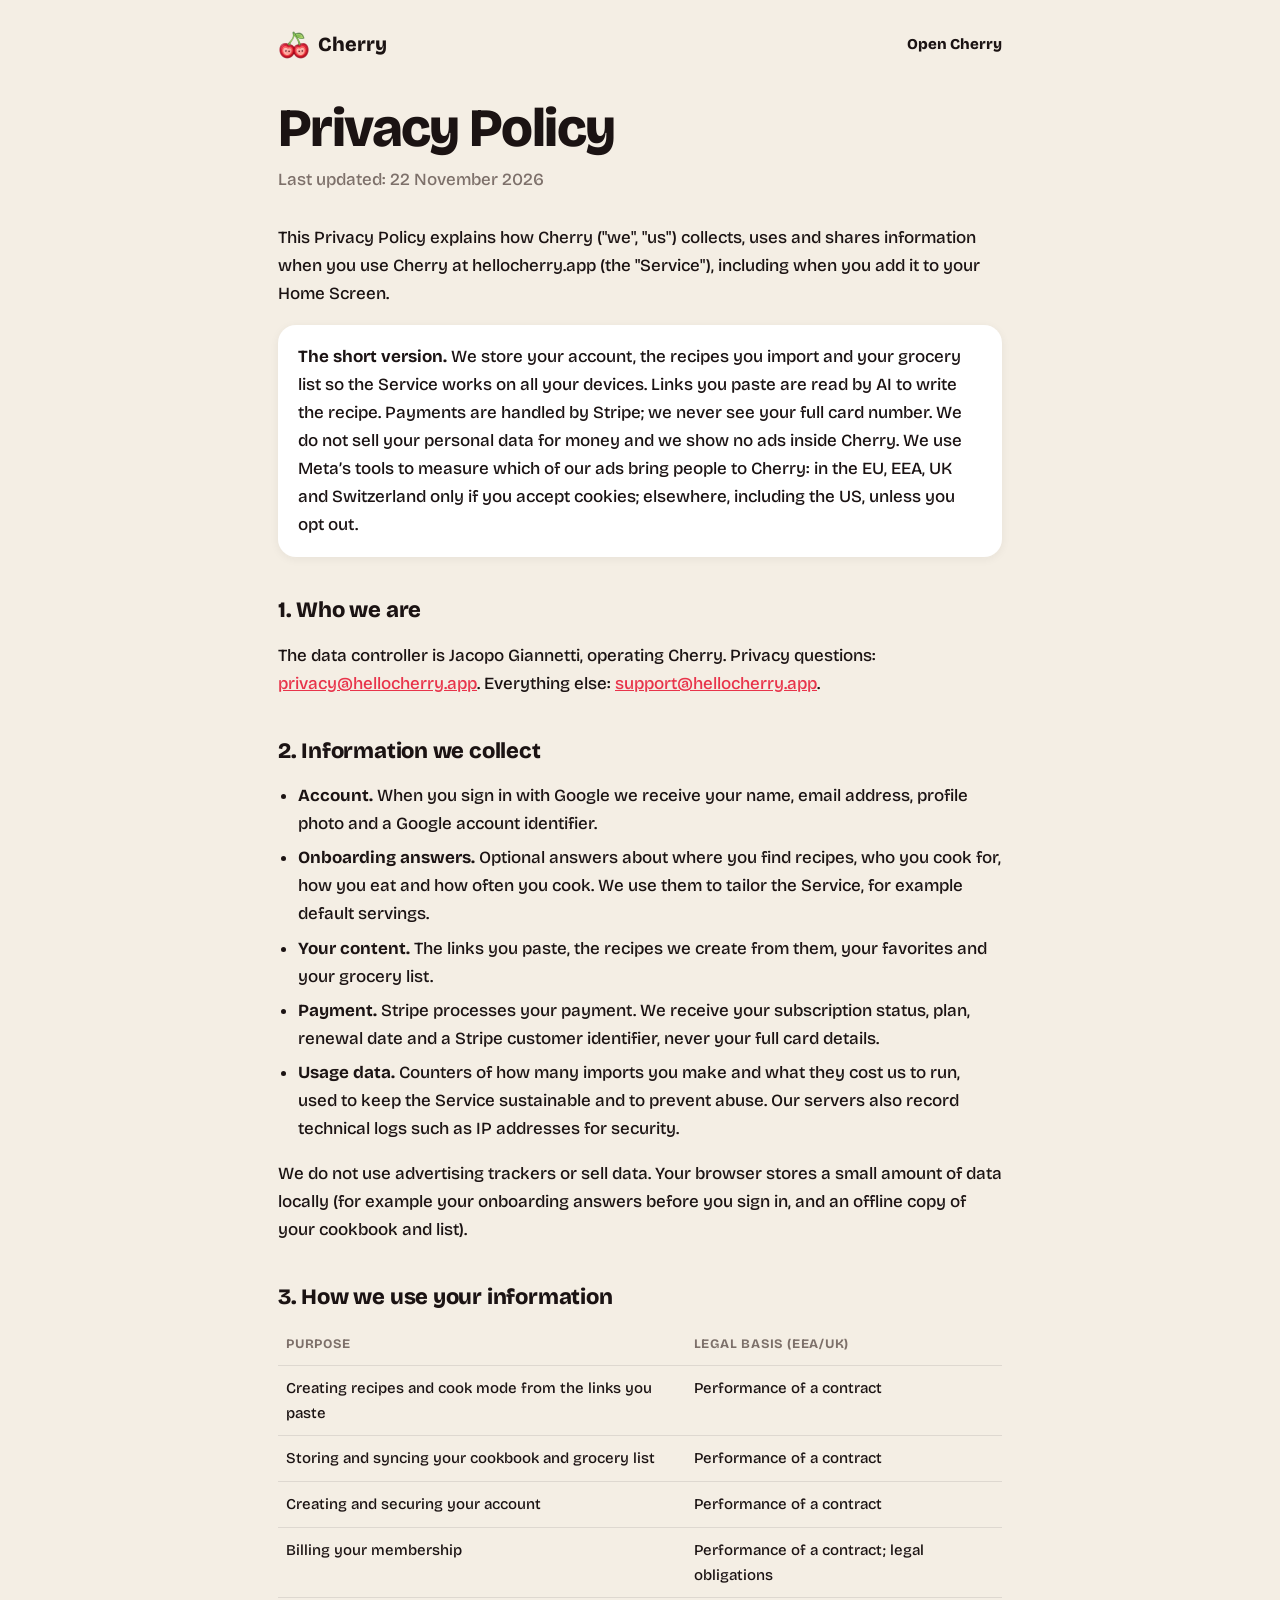
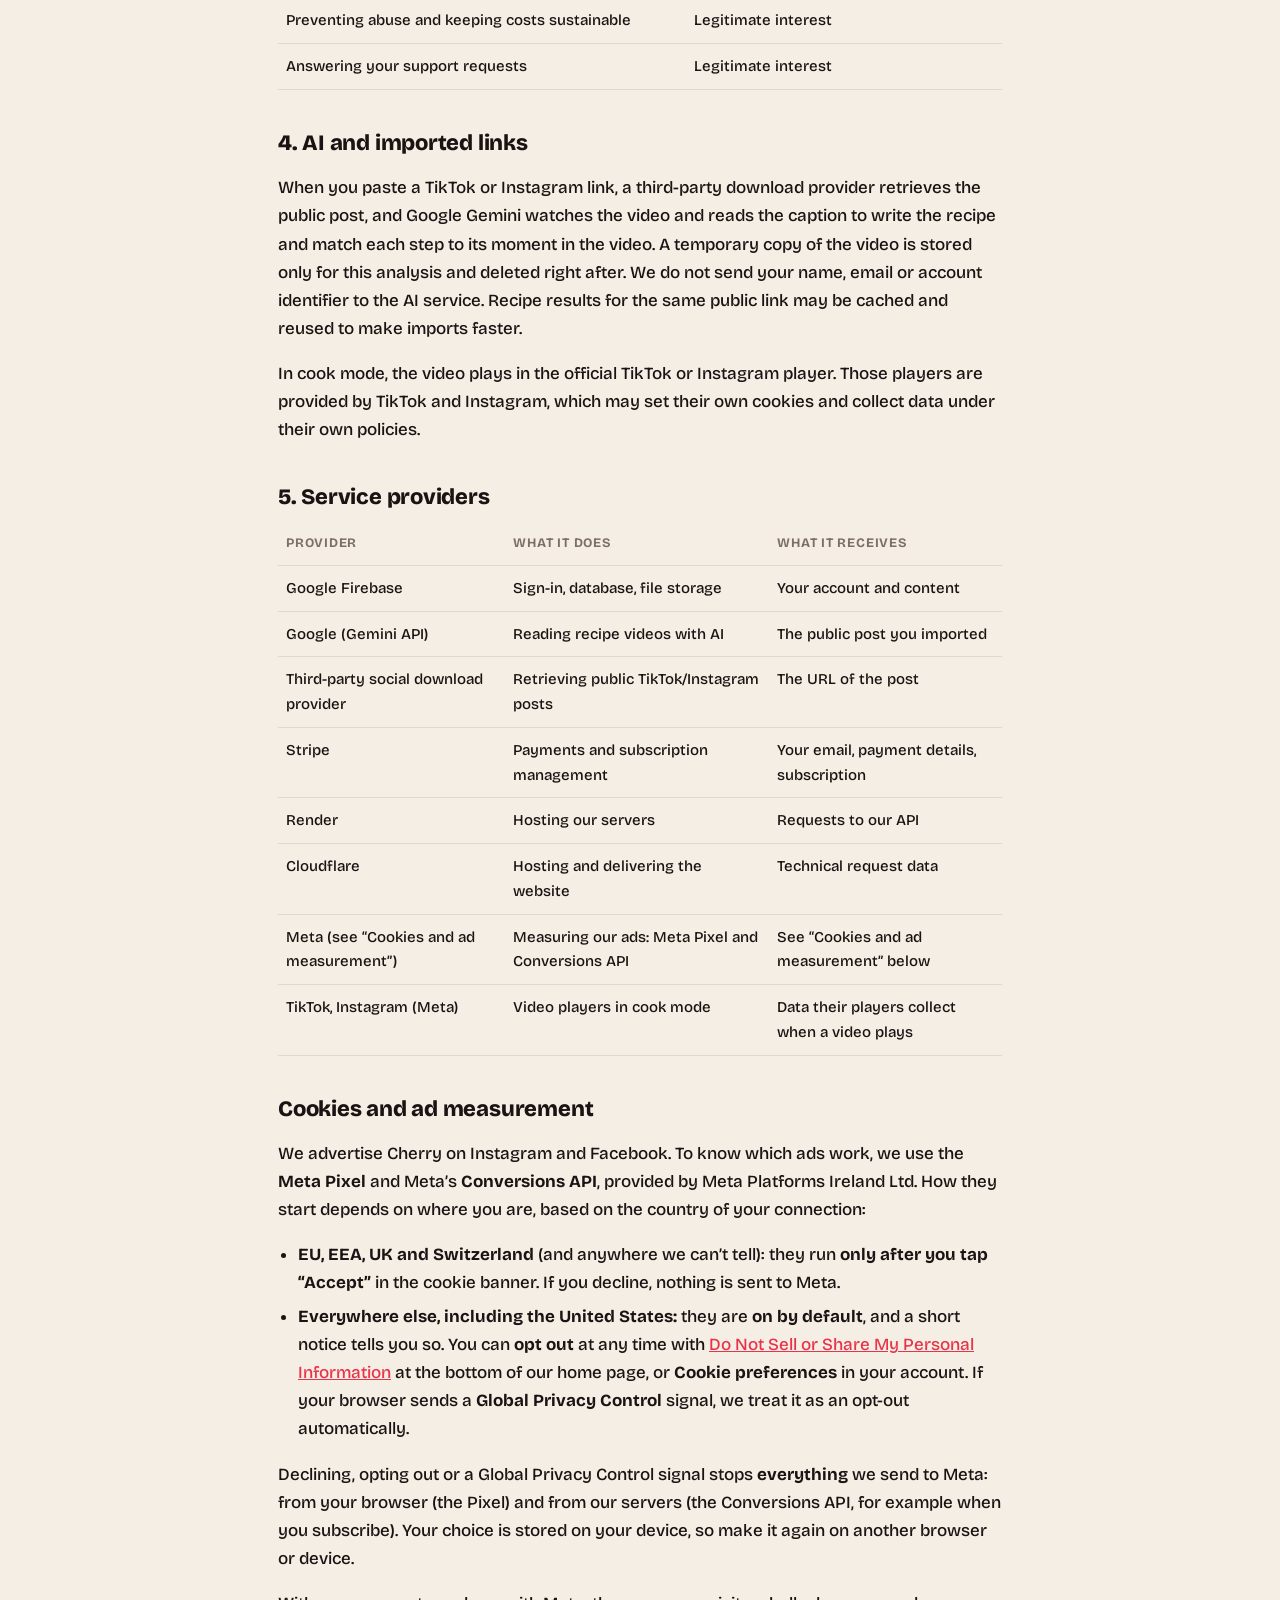
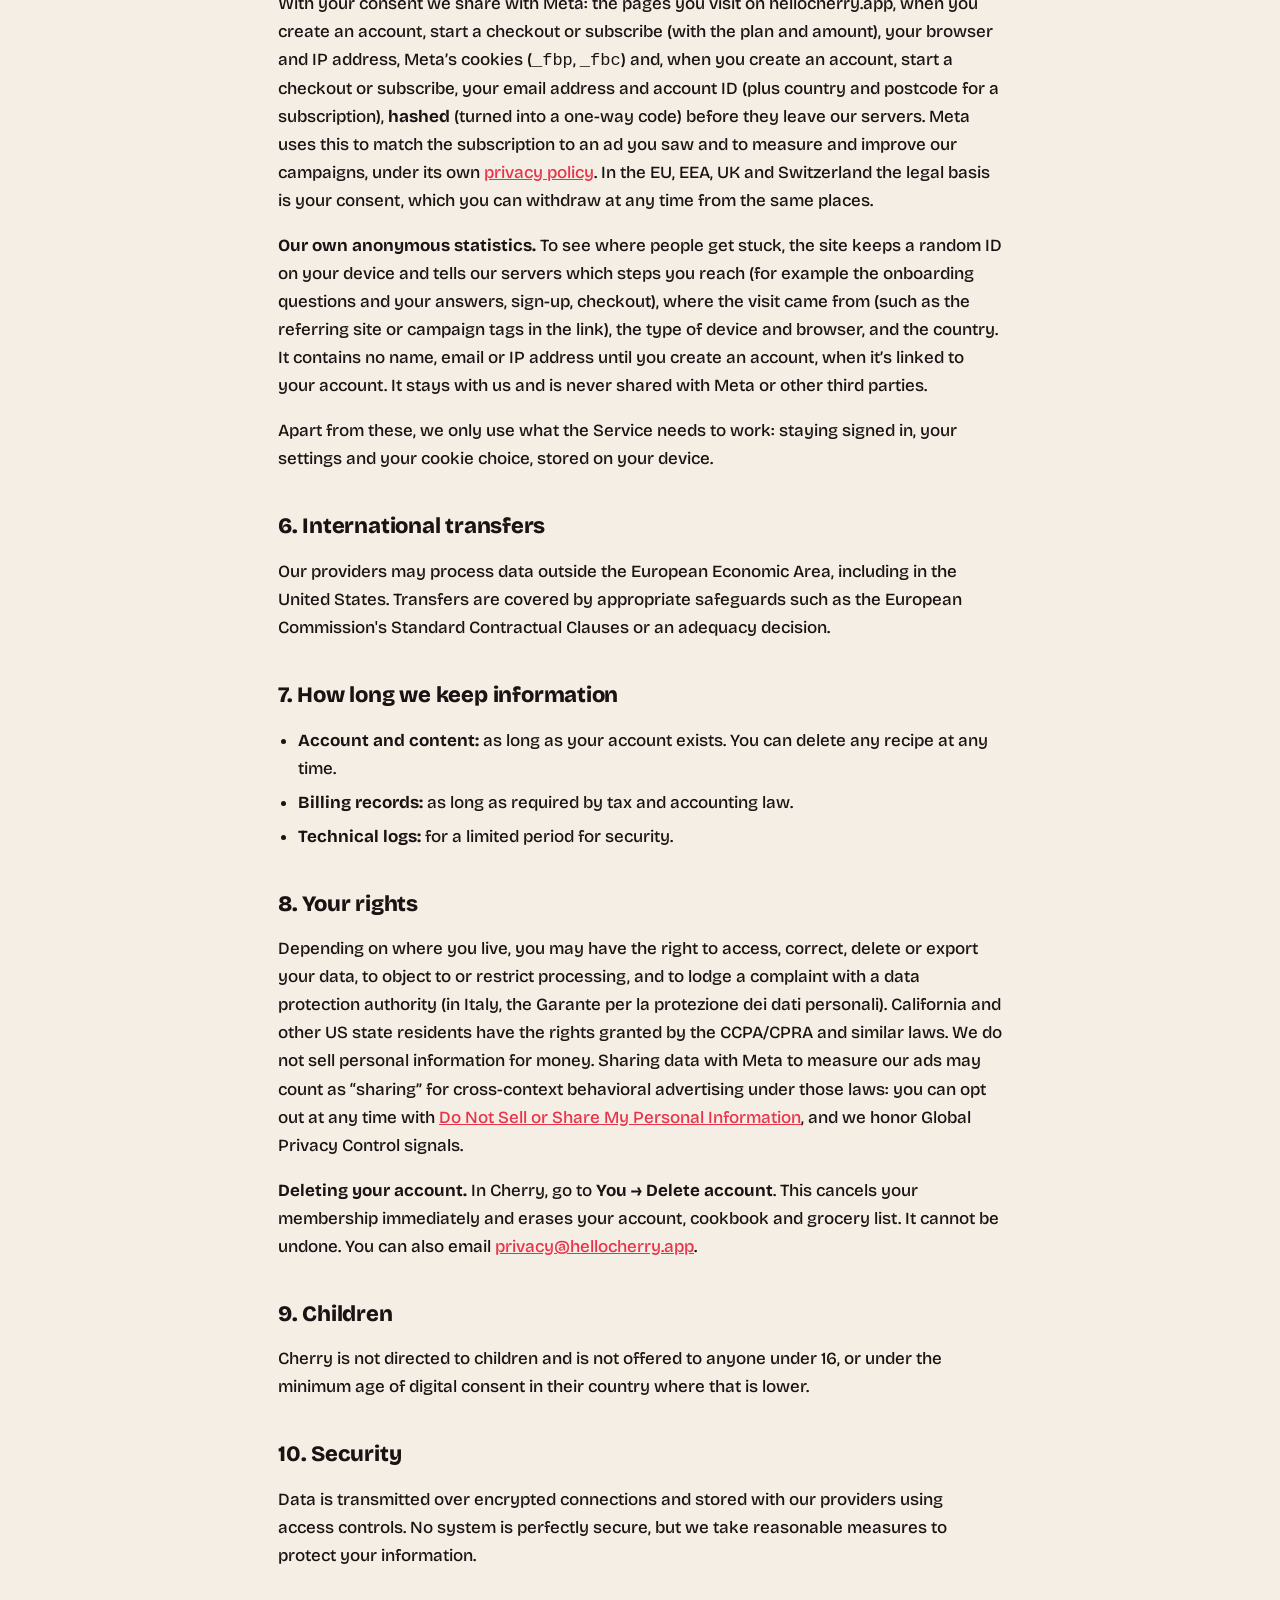
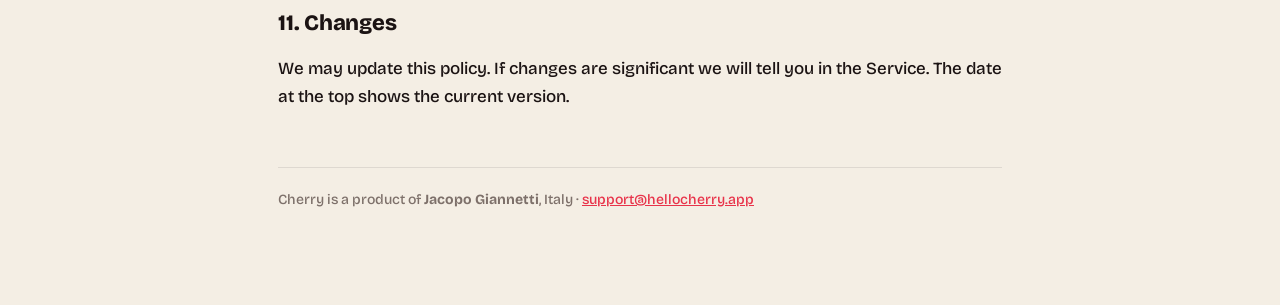
<file: privacy/index.html>
<!doctype html>
<html lang="en">
<head>
<meta charset="utf-8">
<meta name="viewport" content="width=device-width, initial-scale=1">
<title>Privacy Policy · Cherry</title>
<link rel="icon" type="image/png" href="/assets/favicon.png">
<link href="https://fonts.googleapis.com/css2?family=Bricolage+Grotesque:opsz,wdth,wght@12..96,75..100,400..800&family=Instrument+Serif:ital@0;1&display=swap" rel="stylesheet">
<link rel="stylesheet" href="/legal.css">
</head>
<body>
<div class="wrap">
<header><a href="/"><img src="/assets/mascot.png" alt="">Cherry</a><a href="/app/" style="font-size:15px">Open Cherry</a></header>
<h1>Privacy Policy</h1>
<p class="updated">Last updated: 22 November 2026</p>

<p>This Privacy Policy explains how Cherry ("we", "us") collects, uses and shares information when you use Cherry at hellocherry.app (the "Service"), including when you add it to your Home Screen.</p>
<div class="callout"><strong>The short version.</strong> We store your account, the recipes you import and your grocery list so the Service works on all your devices. Links you paste are read by AI to write the recipe. Payments are handled by Stripe; we never see your full card number. We do not sell your personal data for money and we show no ads inside Cherry. We use Meta’s tools to measure which of our ads bring people to Cherry: in the EU, EEA, UK and Switzerland only if you accept cookies; elsewhere, including the US, unless you opt out.</div>

<h2>1. Who we are</h2>
<p>The data controller is Jacopo Giannetti, operating Cherry. Privacy questions: <a href="mailto:privacy@hellocherry.app">privacy@hellocherry.app</a>. Everything else: <a href="mailto:support@hellocherry.app">support@hellocherry.app</a>.</p>

<h2>2. Information we collect</h2>
<ul>
<li><strong>Account.</strong> When you sign in with Google we receive your name, email address, profile photo and a Google account identifier.</li>
<li><strong>Onboarding answers.</strong> Optional answers about where you find recipes, who you cook for, how you eat and how often you cook. We use them to tailor the Service, for example default servings.</li>
<li><strong>Your content.</strong> The links you paste, the recipes we create from them, your favorites and your grocery list.</li>
<li><strong>Payment.</strong> Stripe processes your payment. We receive your subscription status, plan, renewal date and a Stripe customer identifier, never your full card details.</li>
<li><strong>Usage data.</strong> Counters of how many imports you make and what they cost us to run, used to keep the Service sustainable and to prevent abuse. Our servers also record technical logs such as IP addresses for security.</li>
</ul>
<p>We do not use advertising trackers or sell data. Your browser stores a small amount of data locally (for example your onboarding answers before you sign in, and an offline copy of your cookbook and list).</p>

<h2>3. How we use your information</h2>
<table><thead><tr><th>Purpose</th><th>Legal basis (EEA/UK)</th></tr></thead><tbody>
<tr><td>Creating recipes and cook mode from the links you paste</td><td>Performance of a contract</td></tr>
<tr><td>Storing and syncing your cookbook and grocery list</td><td>Performance of a contract</td></tr>
<tr><td>Creating and securing your account</td><td>Performance of a contract</td></tr>
<tr><td>Billing your membership</td><td>Performance of a contract; legal obligations</td></tr>
<tr><td>Preventing abuse and keeping costs sustainable</td><td>Legitimate interest</td></tr>
<tr><td>Answering your support requests</td><td>Legitimate interest</td></tr>
</tbody></table>

<h2>4. AI and imported links</h2>
<p>When you paste a TikTok or Instagram link, a third-party download provider retrieves the public post, and Google Gemini watches the video and reads the caption to write the recipe and match each step to its moment in the video. A temporary copy of the video is stored only for this analysis and deleted right after. We do not send your name, email or account identifier to the AI service. Recipe results for the same public link may be cached and reused to make imports faster.</p>
<p>In cook mode, the video plays in the official TikTok or Instagram player. Those players are provided by TikTok and Instagram, which may set their own cookies and collect data under their own policies.</p>

<h2>5. Service providers</h2>
<table><thead><tr><th>Provider</th><th>What it does</th><th>What it receives</th></tr></thead><tbody>
<tr><td>Google Firebase</td><td>Sign-in, database, file storage</td><td>Your account and content</td></tr>
<tr><td>Google (Gemini API)</td><td>Reading recipe videos with AI</td><td>The public post you imported</td></tr>
<tr><td>Third-party social download provider</td><td>Retrieving public TikTok/Instagram posts</td><td>The URL of the post</td></tr>
<tr><td>Stripe</td><td>Payments and subscription management</td><td>Your email, payment details, subscription</td></tr>
<tr><td>Render</td><td>Hosting our servers</td><td>Requests to our API</td></tr>
<tr><td>Cloudflare</td><td>Hosting and delivering the website</td><td>Technical request data</td></tr>
<tr><td>Meta (see “Cookies and ad measurement”)</td><td>Measuring our ads: Meta Pixel and Conversions API</td><td>See “Cookies and ad measurement” below</td></tr>
<tr><td>TikTok, Instagram (Meta)</td><td>Video players in cook mode</td><td>Data their players collect when a video plays</td></tr>
</tbody></table>

<h2 id="cookies">Cookies and ad measurement</h2>
<p>We advertise Cherry on Instagram and Facebook. To know which ads work, we use the <strong>Meta Pixel</strong> and Meta’s <strong>Conversions API</strong>, provided by Meta Platforms Ireland Ltd. How they start depends on where you are, based on the country of your connection:</p>
<ul>
<li><strong>EU, EEA, UK and Switzerland</strong> (and anywhere we can’t tell): they run <strong>only after you tap “Accept”</strong> in the cookie banner. If you decline, nothing is sent to Meta.</li>
<li><strong>Everywhere else, including the United States:</strong> they are <strong>on by default</strong>, and a short notice tells you so. You can <strong>opt out</strong> at any time with <a href="/#do-not-sell">Do Not Sell or Share My Personal Information</a> at the bottom of our home page, or <strong>Cookie preferences</strong> in your account. If your browser sends a <strong>Global Privacy Control</strong> signal, we treat it as an opt-out automatically.</li>
</ul>
<p>Declining, opting out or a Global Privacy Control signal stops <strong>everything</strong> we send to Meta: from your browser (the Pixel) and from our servers (the Conversions API, for example when you subscribe). Your choice is stored on your device, so make it again on another browser or device.</p>
<p>With your consent we share with Meta: the pages you visit on hellocherry.app, when you create an account, start a checkout or subscribe (with the plan and amount), your browser and IP address, Meta’s cookies (<code>_fbp</code>, <code>_fbc</code>) and, when you create an account, start a checkout or subscribe, your email address and account ID (plus country and postcode for a subscription), <strong>hashed</strong> (turned into a one-way code) before they leave our servers. Meta uses this to match the subscription to an ad you saw and to measure and improve our campaigns, under its own <a href="https://www.facebook.com/privacy/policy/">privacy policy</a>. In the EU, EEA, UK and Switzerland the legal basis is your consent, which you can withdraw at any time from the same places.</p>
<p><strong>Our own anonymous statistics.</strong> To see where people get stuck, the site keeps a random ID on your device and tells our servers which steps you reach (for example the onboarding questions and your answers, sign-up, checkout), where the visit came from (such as the referring site or campaign tags in the link), the type of device and browser, and the country. It contains no name, email or IP address until you create an account, when it’s linked to your account. It stays with us and is never shared with Meta or other third parties.</p>
<p>Apart from these, we only use what the Service needs to work: staying signed in, your settings and your cookie choice, stored on your device.</p>
<h2>6. International transfers</h2>
<p>Our providers may process data outside the European Economic Area, including in the United States. Transfers are covered by appropriate safeguards such as the European Commission's Standard Contractual Clauses or an adequacy decision.</p>

<h2>7. How long we keep information</h2>
<ul>
<li><strong>Account and content:</strong> as long as your account exists. You can delete any recipe at any time.</li>
<li><strong>Billing records:</strong> as long as required by tax and accounting law.</li>
<li><strong>Technical logs:</strong> for a limited period for security.</li>
</ul>

<h2>8. Your rights</h2>
<p>Depending on where you live, you may have the right to access, correct, delete or export your data, to object to or restrict processing, and to lodge a complaint with a data protection authority (in Italy, the Garante per la protezione dei dati personali). California and other US state residents have the rights granted by the CCPA/CPRA and similar laws. We do not sell personal information for money. Sharing data with Meta to measure our ads may count as “sharing” for cross-context behavioral advertising under those laws: you can opt out at any time with <a href="/#do-not-sell">Do Not Sell or Share My Personal Information</a>, and we honor Global Privacy Control signals.</p>
<p><strong>Deleting your account.</strong> In Cherry, go to <strong>You → Delete account</strong>. This cancels your membership immediately and erases your account, cookbook and grocery list. It cannot be undone. You can also email <a href="mailto:privacy@hellocherry.app">privacy@hellocherry.app</a>.</p>

<h2>9. Children</h2>
<p>Cherry is not directed to children and is not offered to anyone under 16, or under the minimum age of digital consent in their country where that is lower.</p>

<h2>10. Security</h2>
<p>Data is transmitted over encrypted connections and stored with our providers using access controls. No system is perfectly secure, but we take reasonable measures to protect your information.</p>

<h2>11. Changes</h2>
<p>We may update this policy. If changes are significant we will tell you in the Service. The date at the top shows the current version.</p>
<p class="foot">Cherry is a product of <b>Jacopo Giannetti</b>, Italy · <a href="mailto:support@hellocherry.app">support@hellocherry.app</a></p>
</div>
</body>
</html>
</file>
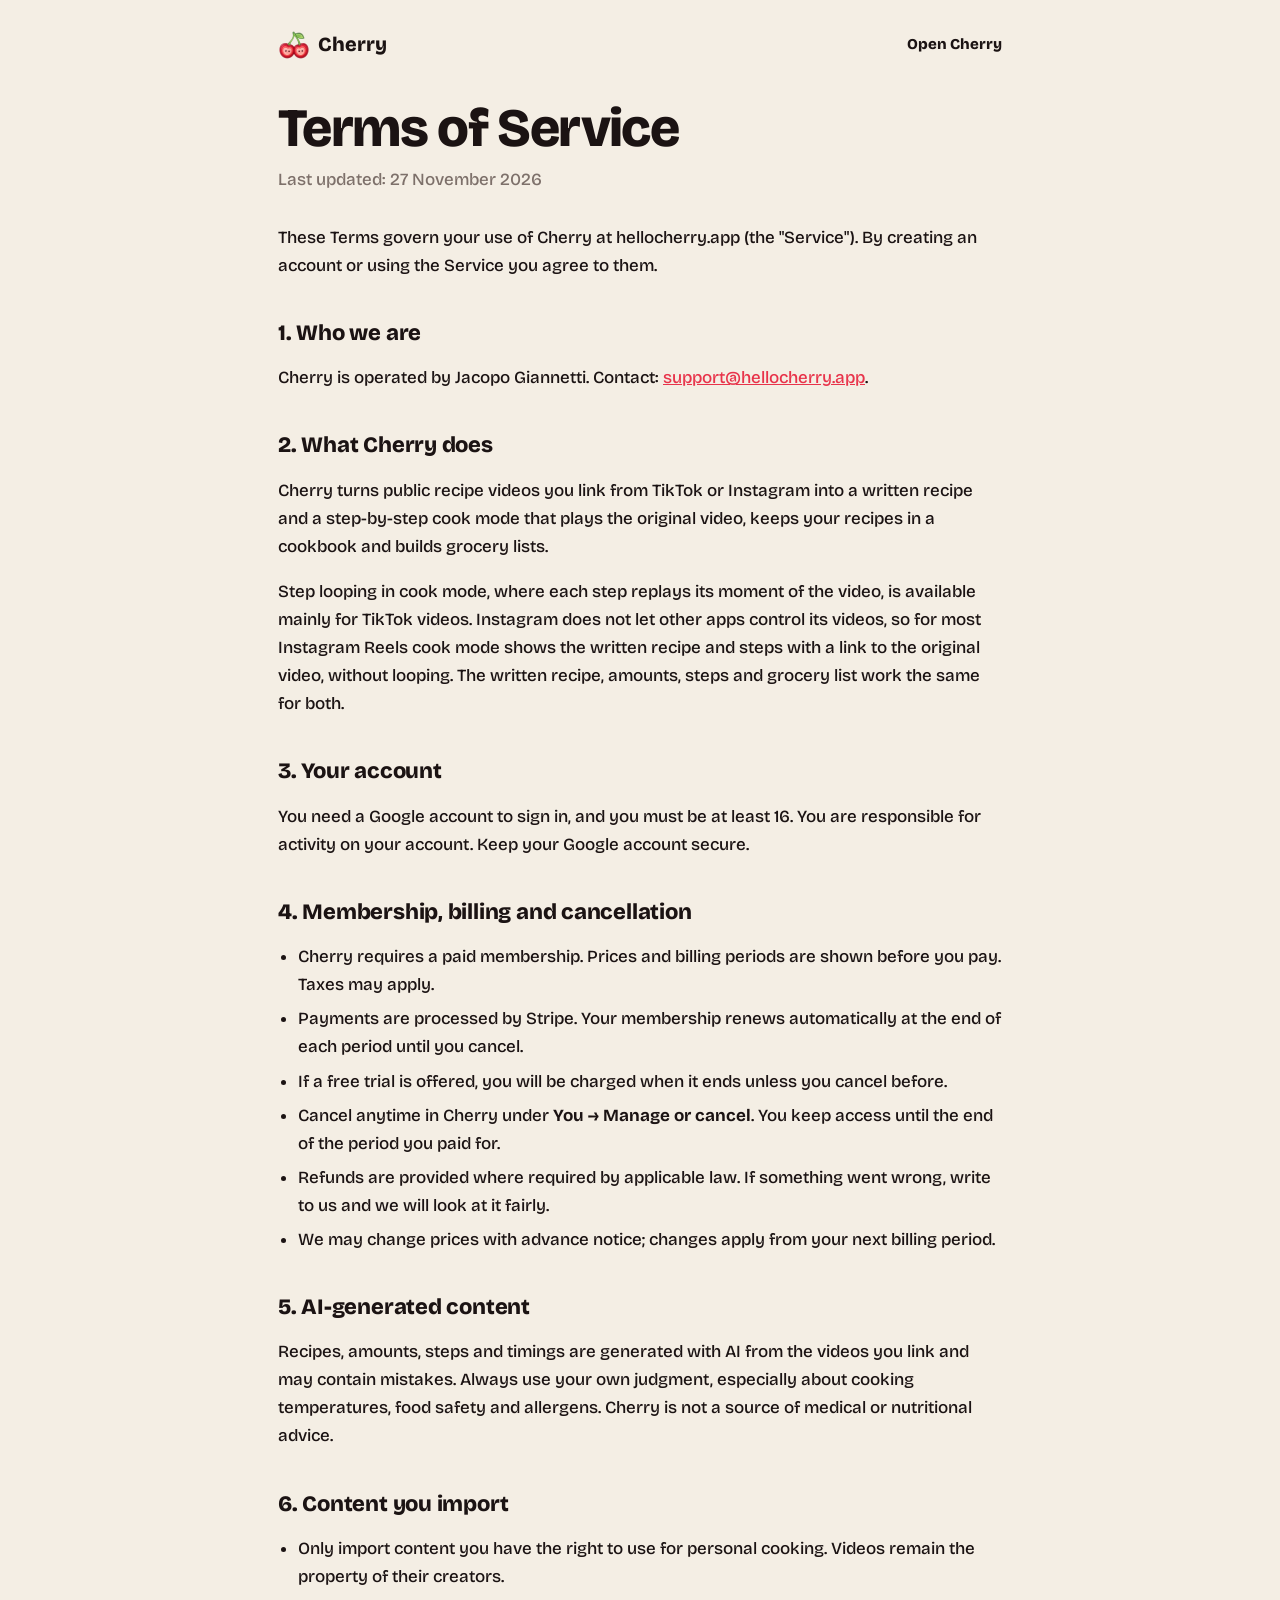
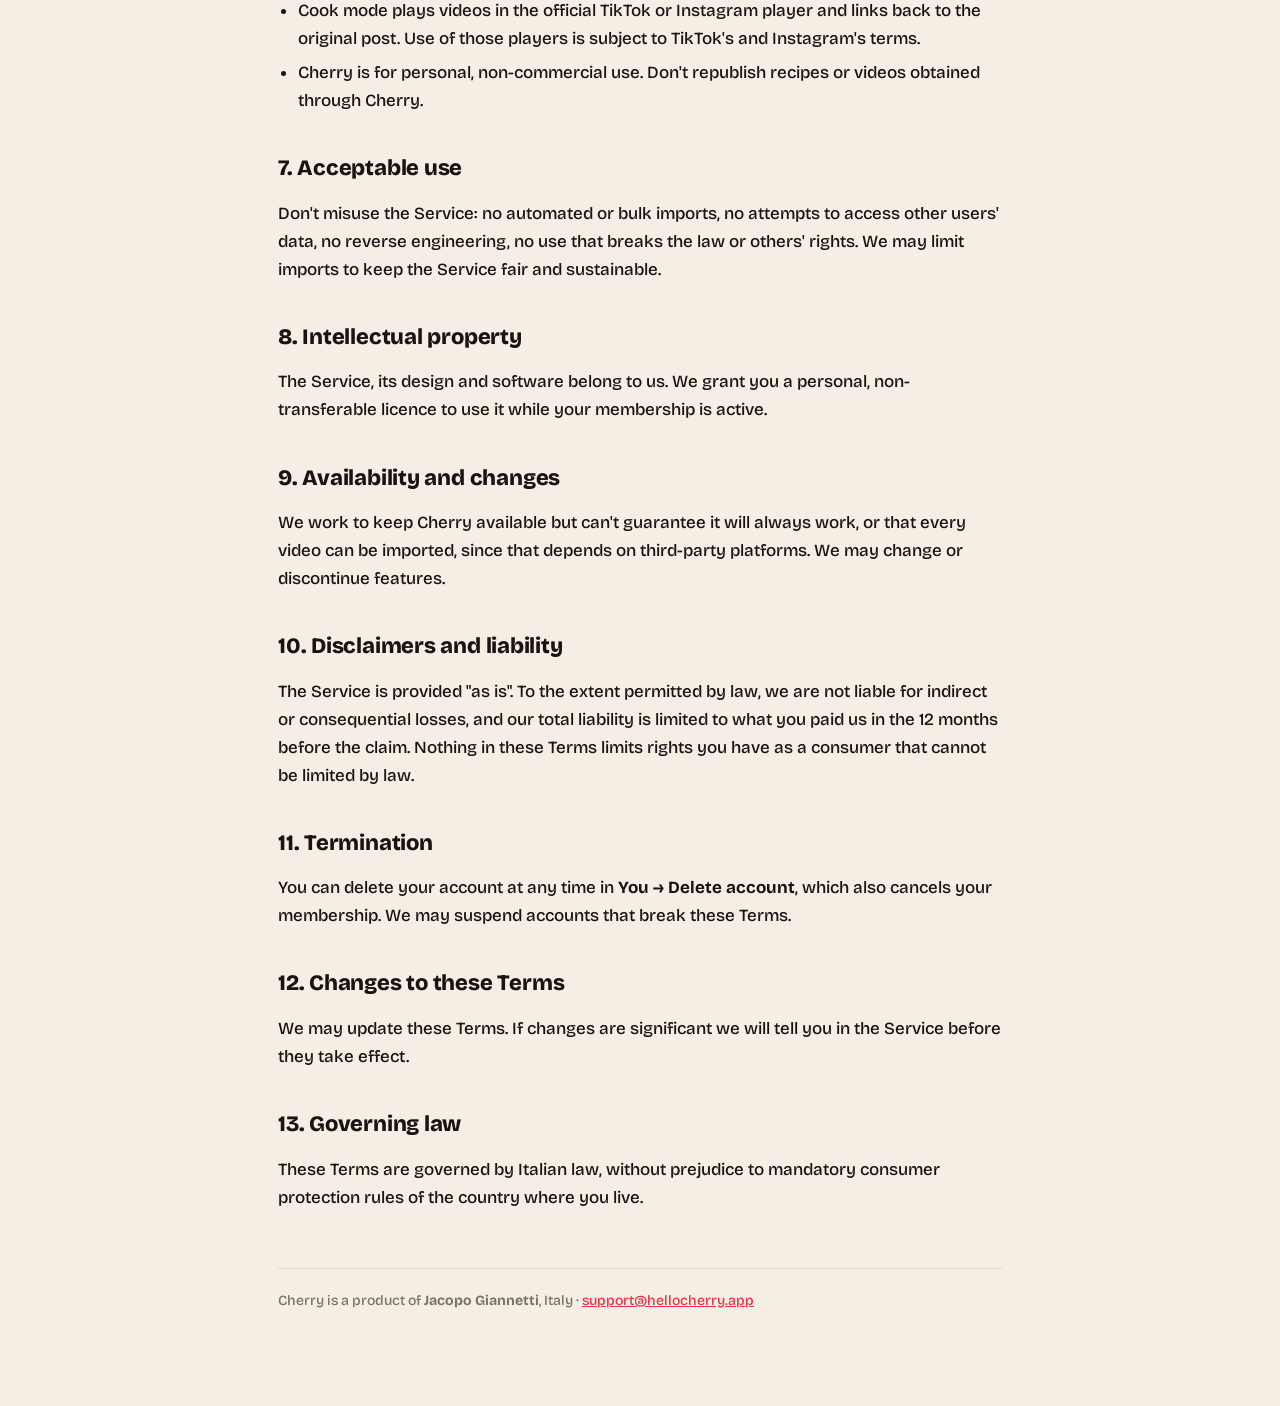
<file: terms/index.html>
<!doctype html>
<html lang="en">
<head>
<meta charset="utf-8">
<meta name="viewport" content="width=device-width, initial-scale=1">
<title>Terms of Service · Cherry</title>
<link rel="icon" type="image/png" href="/assets/favicon.png">
<link href="https://fonts.googleapis.com/css2?family=Bricolage+Grotesque:opsz,wdth,wght@12..96,75..100,400..800&family=Instrument+Serif:ital@0;1&display=swap" rel="stylesheet">
<link rel="stylesheet" href="/legal.css">
</head>
<body>
<div class="wrap">
<header><a href="/"><img src="/assets/mascot.png" alt="">Cherry</a><a href="/app/" style="font-size:15px">Open Cherry</a></header>
<h1>Terms of Service</h1>
<p class="updated">Last updated: 27 November 2026</p>

<p>These Terms govern your use of Cherry at hellocherry.app (the "Service"). By creating an account or using the Service you agree to them.</p>

<h2>1. Who we are</h2>
<p>Cherry is operated by Jacopo Giannetti. Contact: <a href="mailto:support@hellocherry.app">support@hellocherry.app</a>.</p>

<h2>2. What Cherry does</h2>
<p>Cherry turns public recipe videos you link from TikTok or Instagram into a written recipe and a step-by-step cook mode that plays the original video, keeps your recipes in a cookbook and builds grocery lists.</p>
<p>Step looping in cook mode, where each step replays its moment of the video, is available mainly for TikTok videos. Instagram does not let other apps control its videos, so for most Instagram Reels cook mode shows the written recipe and steps with a link to the original video, without looping. The written recipe, amounts, steps and grocery list work the same for both.</p>

<h2>3. Your account</h2>
<p>You need a Google account to sign in, and you must be at least 16. You are responsible for activity on your account. Keep your Google account secure.</p>

<h2>4. Membership, billing and cancellation</h2>
<ul>
<li>Cherry requires a paid membership. Prices and billing periods are shown before you pay. Taxes may apply.</li>
<li>Payments are processed by Stripe. Your membership renews automatically at the end of each period until you cancel.</li>
<li>If a free trial is offered, you will be charged when it ends unless you cancel before.</li>
<li>Cancel anytime in Cherry under <strong>You → Manage or cancel</strong>. You keep access until the end of the period you paid for.</li>
<li>Refunds are provided where required by applicable law. If something went wrong, write to us and we will look at it fairly.</li>
<li>We may change prices with advance notice; changes apply from your next billing period.</li>
</ul>

<h2>5. AI-generated content</h2>
<p>Recipes, amounts, steps and timings are generated with AI from the videos you link and may contain mistakes. Always use your own judgment, especially about cooking temperatures, food safety and allergens. Cherry is not a source of medical or nutritional advice.</p>

<h2>6. Content you import</h2>
<ul>
<li>Only import content you have the right to use for personal cooking. Videos remain the property of their creators.</li>
<li>Cook mode plays videos in the official TikTok or Instagram player and links back to the original post. Use of those players is subject to TikTok's and Instagram's terms.</li>
<li>Cherry is for personal, non-commercial use. Don't republish recipes or videos obtained through Cherry.</li>
</ul>

<h2>7. Acceptable use</h2>
<p>Don't misuse the Service: no automated or bulk imports, no attempts to access other users' data, no reverse engineering, no use that breaks the law or others' rights. We may limit imports to keep the Service fair and sustainable.</p>

<h2>8. Intellectual property</h2>
<p>The Service, its design and software belong to us. We grant you a personal, non-transferable licence to use it while your membership is active.</p>

<h2>9. Availability and changes</h2>
<p>We work to keep Cherry available but can't guarantee it will always work, or that every video can be imported, since that depends on third-party platforms. We may change or discontinue features.</p>

<h2>10. Disclaimers and liability</h2>
<p>The Service is provided "as is". To the extent permitted by law, we are not liable for indirect or consequential losses, and our total liability is limited to what you paid us in the 12 months before the claim. Nothing in these Terms limits rights you have as a consumer that cannot be limited by law.</p>

<h2>11. Termination</h2>
<p>You can delete your account at any time in <strong>You → Delete account</strong>, which also cancels your membership. We may suspend accounts that break these Terms.</p>

<h2>12. Changes to these Terms</h2>
<p>We may update these Terms. If changes are significant we will tell you in the Service before they take effect.</p>

<h2>13. Governing law</h2>
<p>These Terms are governed by Italian law, without prejudice to mandatory consumer protection rules of the country where you live.</p>
<p class="foot">Cherry is a product of <b>Jacopo Giannetti</b>, Italy · <a href="mailto:support@hellocherry.app">support@hellocherry.app</a></p>
</div>
</body>
</html>
</file>
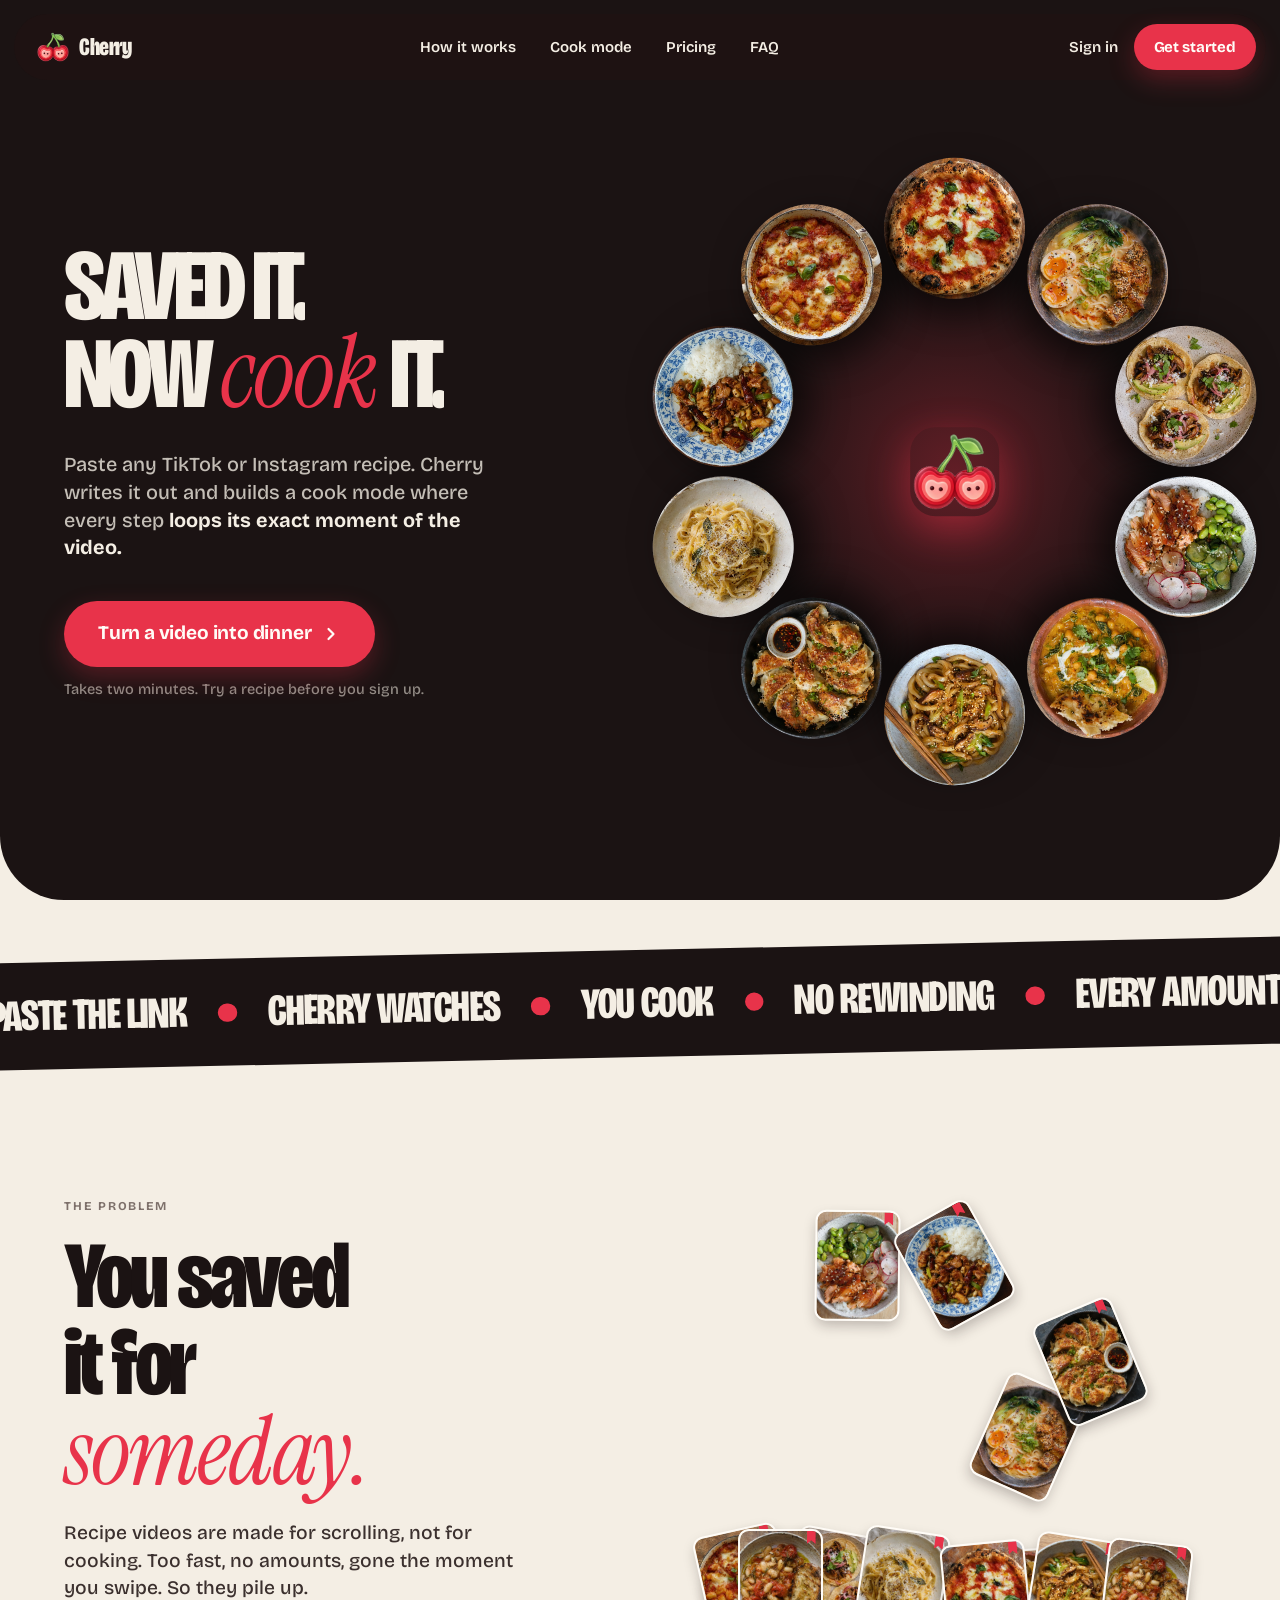
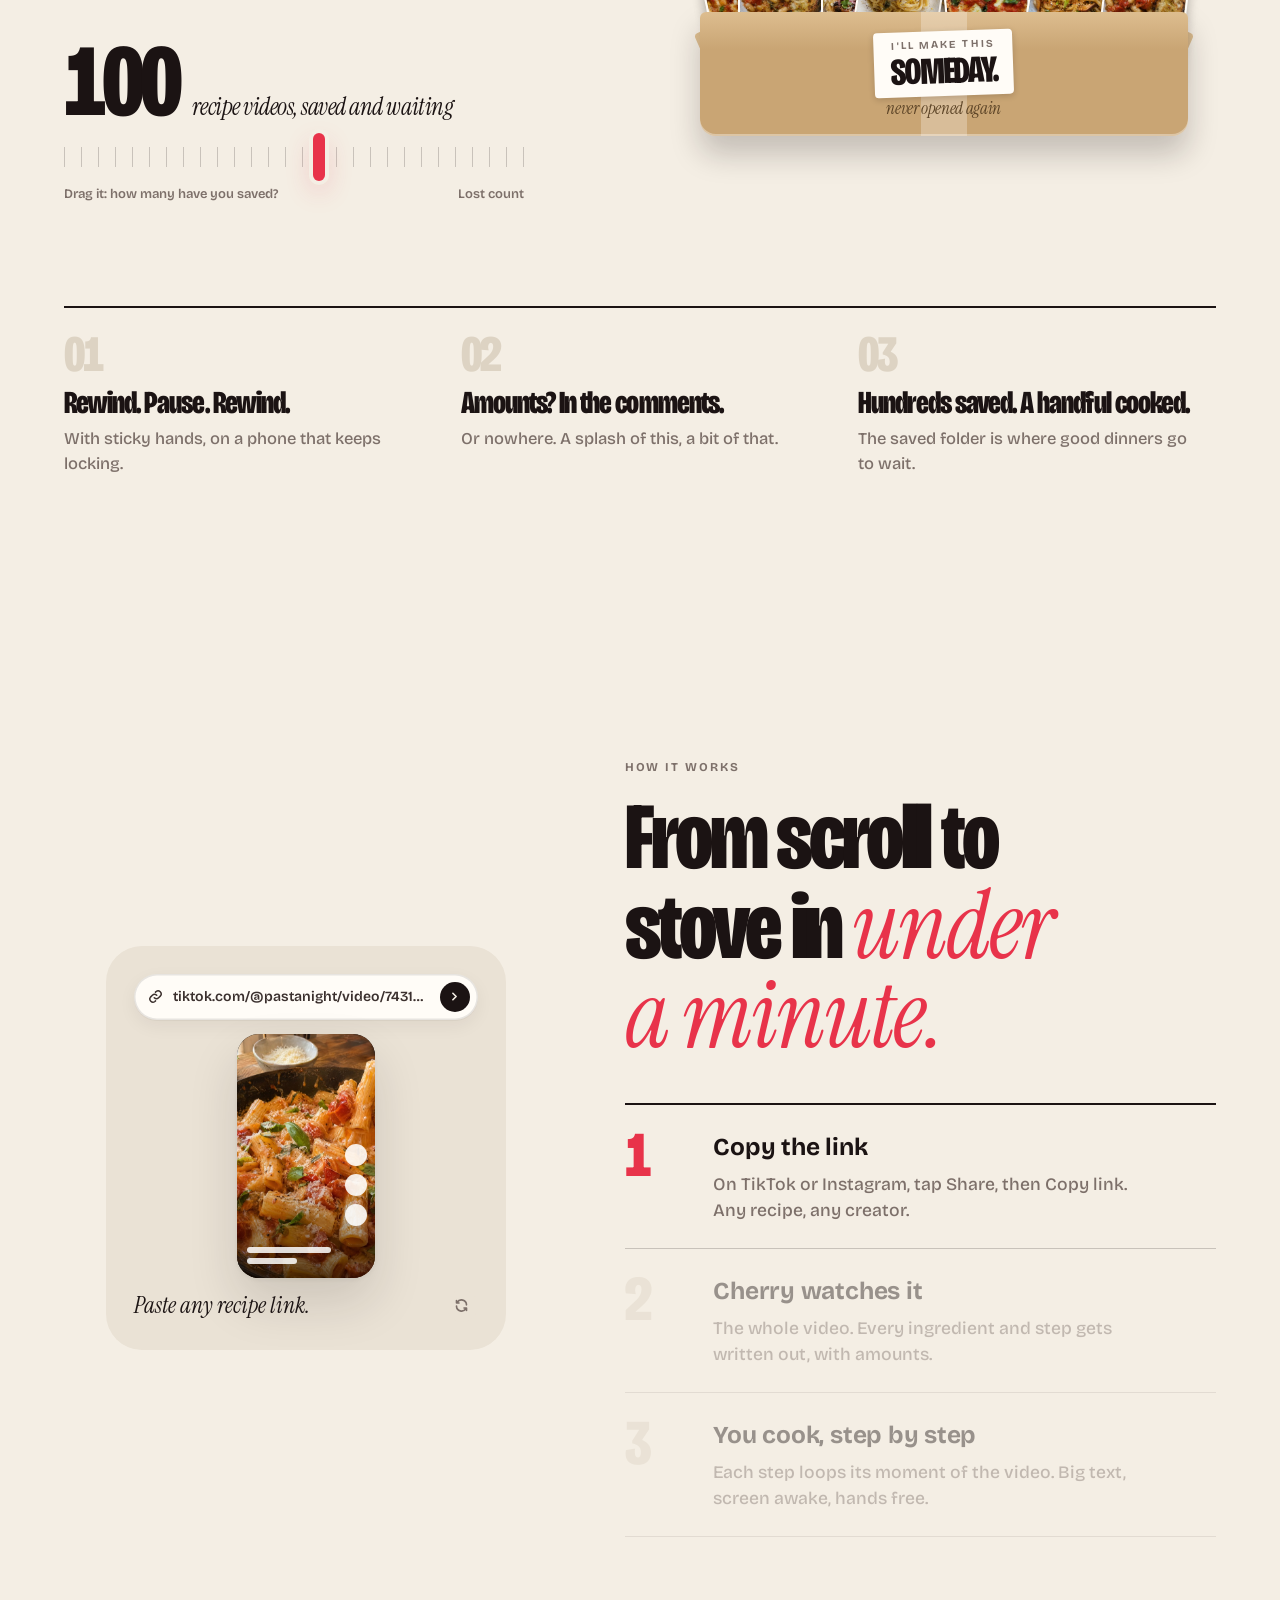
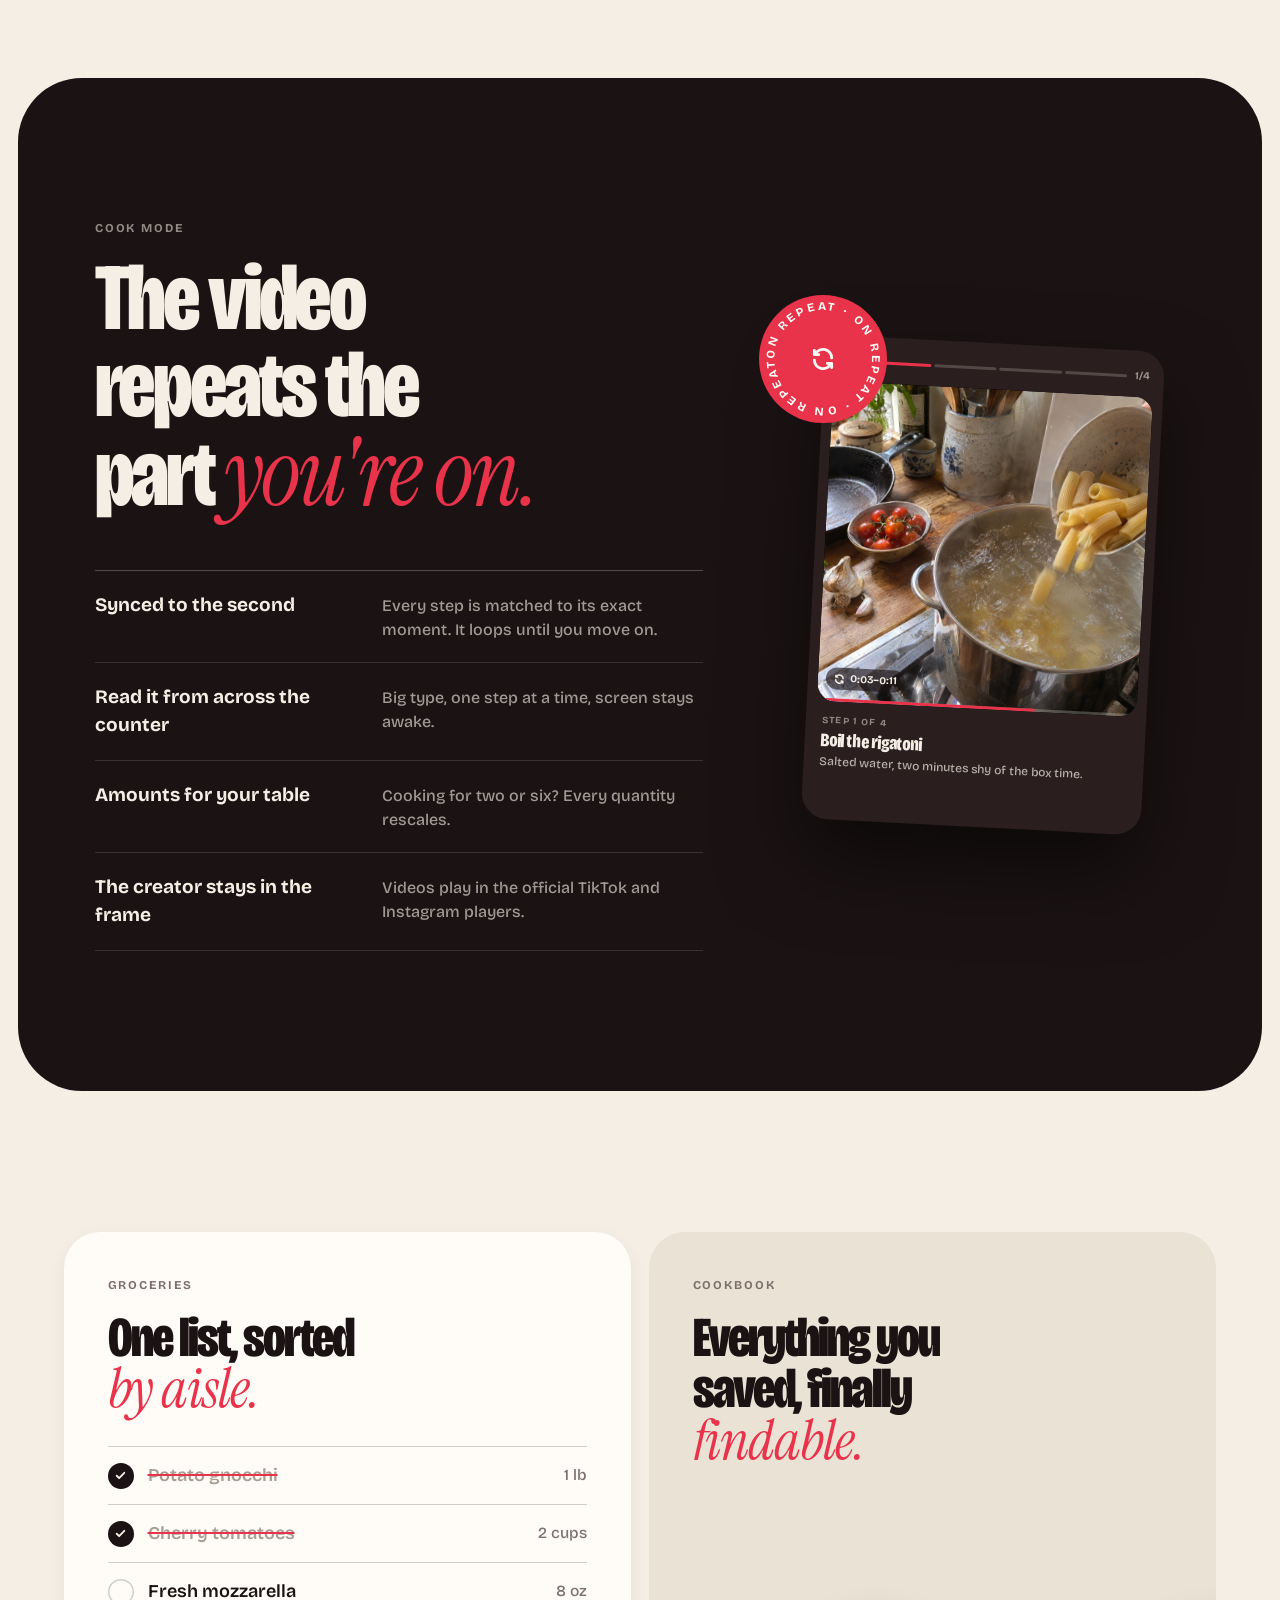
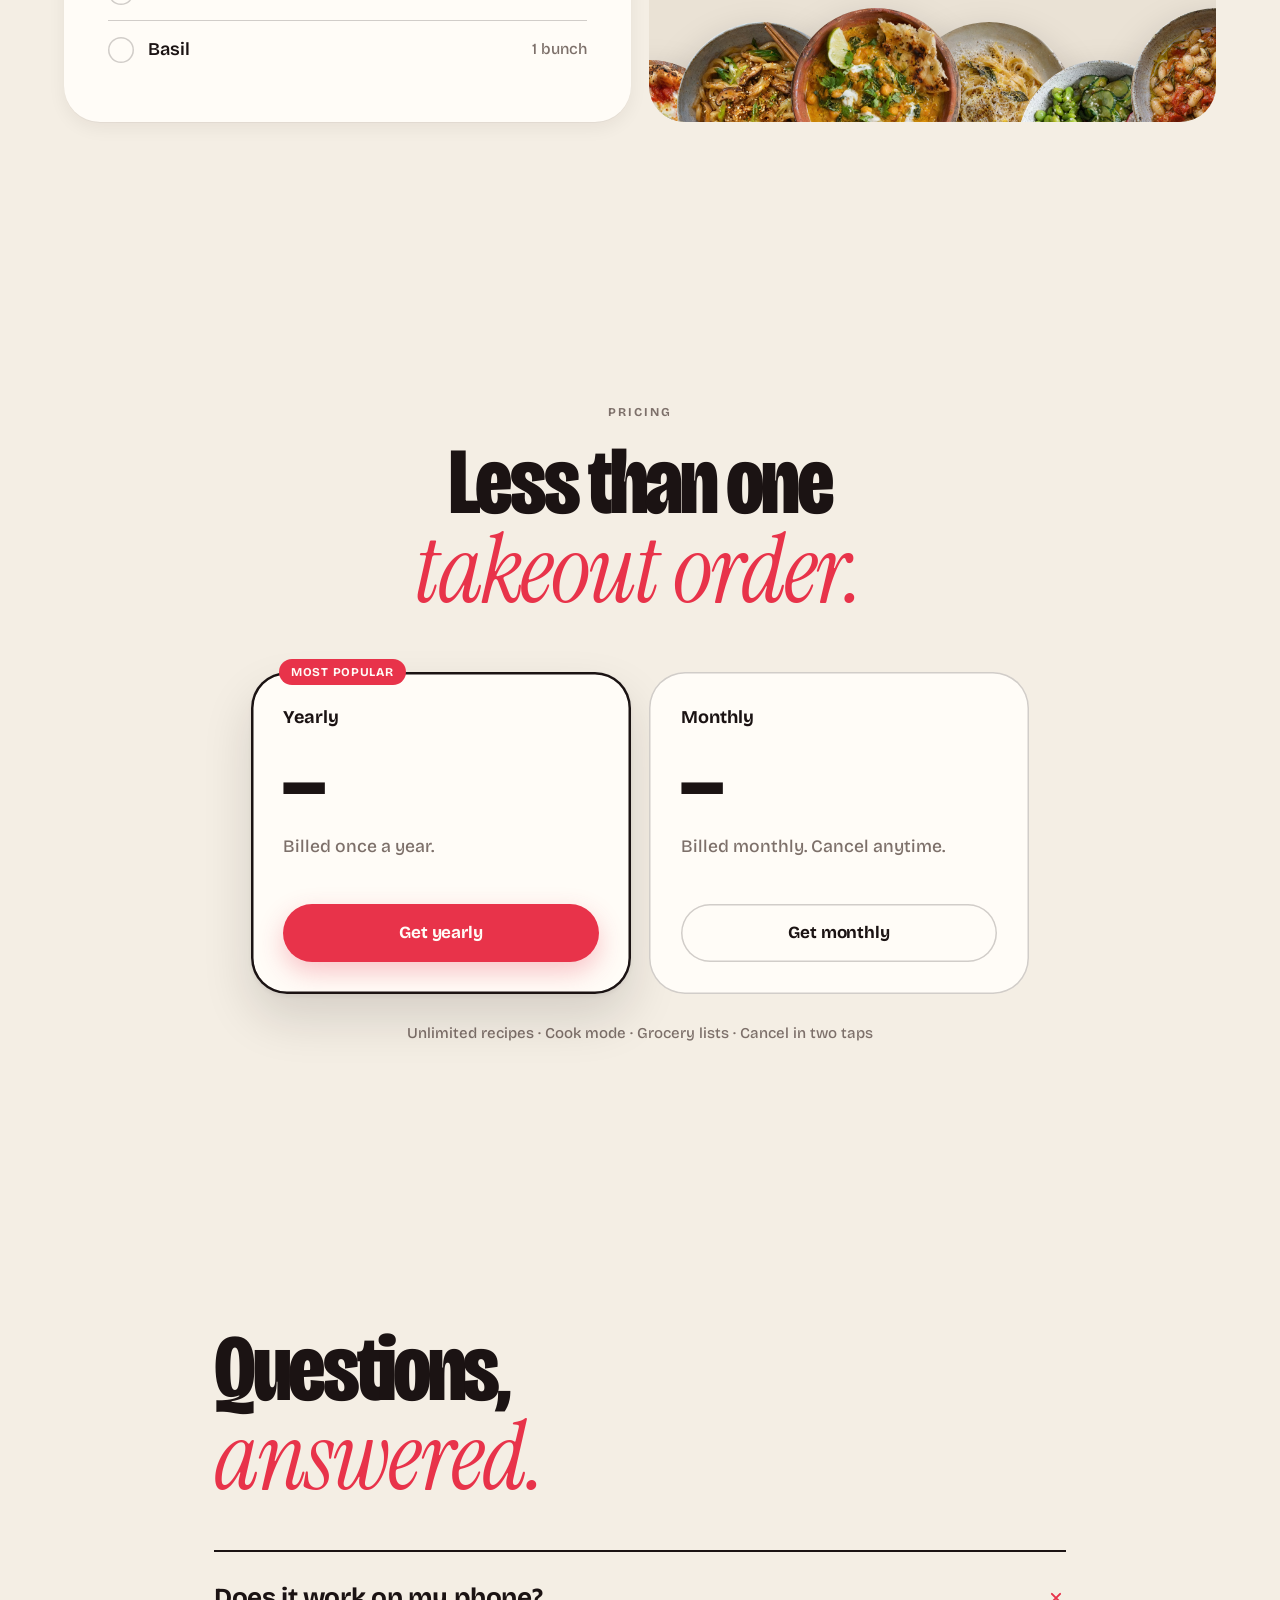
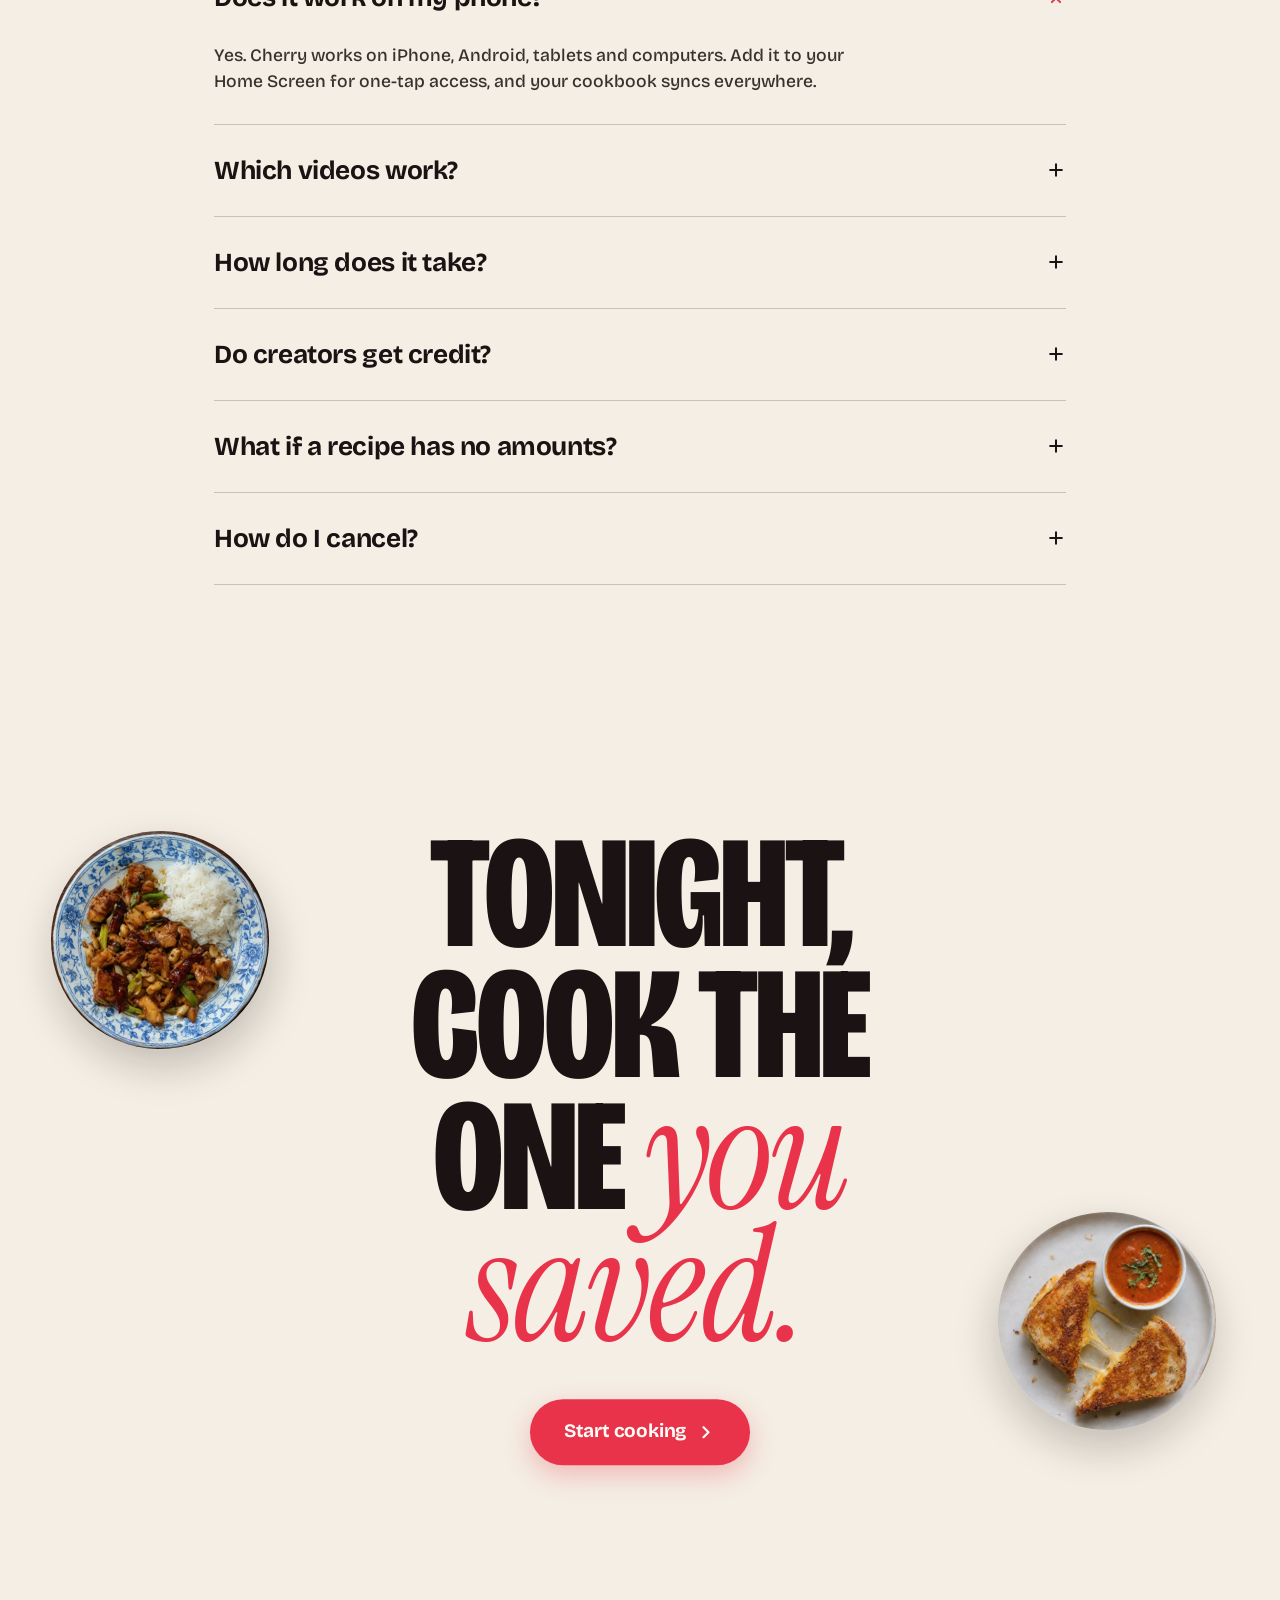
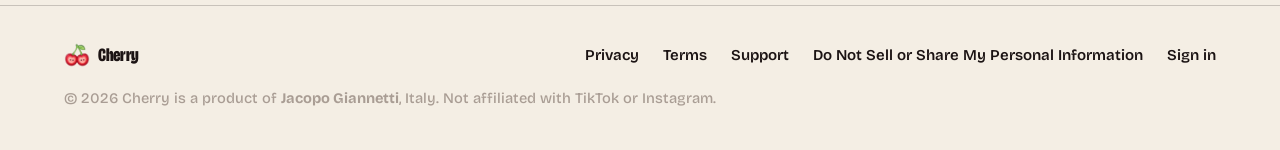
<file: next.html>
<!doctype html>
<html lang="en">
<head>
  <meta charset="utf-8">
  <meta name="robots" content="noindex, nofollow">
  <meta name="viewport" content="width=device-width, initial-scale=1, viewport-fit=cover">
  <title>Cherry: turn recipe videos into dinner</title>
  <meta name="description" content="Paste any TikTok or Instagram recipe. Cherry writes the full recipe and builds a step-by-step cook mode that loops the exact moment of the video for every step. Grocery list in one tap.">
  <meta name="facebook-domain-verification" content="xesewtqw0tldy5pdbw3sz42eih8gtw" />
  <meta name="theme-color" content="#F4EEE4">
  <link rel="canonical" href="https://hellocherry.app/">
  <meta name="author" content="Jacopo Giannetti">
  <link rel="icon" type="image/png" href="/assets/favicon.png">
  <link rel="apple-touch-icon" href="/assets/apple-touch-icon.png">
  <link rel="manifest" href="/manifest.webmanifest">
  <meta property="og:title" content="Cherry: turn recipe videos into dinner">
  <meta property="og:description" content="Paste a TikTok or Instagram recipe. Cook it step by step, with the video looping each step.">
  <meta property="og:image" content="https://hellocherry.app/assets/og.png">
  <meta property="og:url" content="https://hellocherry.app/">
  <meta property="og:type" content="website">
  <meta name="twitter:card" content="summary_large_image">
  <link rel="preconnect" href="https://fonts.googleapis.com">
  <link rel="preconnect" href="https://fonts.gstatic.com" crossorigin>
  <link href="https://fonts.googleapis.com/css2?family=Bricolage+Grotesque:opsz,wdth,wght@12..96,75..100,400..800&family=Instrument+Serif:ital@0;1&display=swap" rel="stylesheet">
  <script type="module" crossorigin src="/assets/next.GjIUhWzs.js"></script>
  <link rel="modulepreload" crossorigin href="/assets/meta.DAKgcrC5.js">
  <link rel="modulepreload" crossorigin href="/assets/LoopDemo.D8ZDSHzP.js">
  <link rel="modulepreload" crossorigin href="/assets/Scenes.BiI-UsNl.js">
  <link rel="modulepreload" crossorigin href="/assets/sections.CkLhn-uW.js">
  <link rel="stylesheet" crossorigin href="/assets/meta.Bgvd4B2_.css">
  <link rel="stylesheet" crossorigin href="/assets/Scenes.BiH8XE1N.css">
  <link rel="stylesheet" crossorigin href="/assets/sections.BtpL5f6p.css">
  <link rel="stylesheet" crossorigin href="/assets/next.DWtL2UGX.css">
</head>
<body>
  <div id="root">
    <noscript>
      <h1>Cherry: turn recipe videos into dinner</h1>
      <p>Paste any TikTok or Instagram recipe. Cherry writes the full recipe and builds a step-by-step cook mode that loops the exact moment of the video for every step.</p>
      <a href="/app/start">Start cooking</a>
      <p>Cherry is a product of Jacopo Giannetti, Italy. Contact: support@hellocherry.app</p>
    </noscript>
  </div>
</body>
</html>
</file>
<file: legal.css>
:root{--paper:#F4EEE4;--ink:#1B1313;--subtle:#7D706A;--cherry:#E8334A;--line:rgba(36,26,29,.1)}
*{box-sizing:border-box}body{margin:0;background:var(--paper);color:var(--ink);font:500 17px/1.65 "Bricolage Grotesque",system-ui,sans-serif;-webkit-font-smoothing:antialiased}
.wrap{max-width:760px;margin:0 auto;padding:28px 18px 80px}
header{display:flex;align-items:center;justify-content:space-between;margin-bottom:40px}
header a{display:flex;align-items:center;gap:8px;font-weight:800;color:var(--ink);text-decoration:none;font-size:20px}
header img{width:32px;height:32px}
h1{font-variation-settings:'wdth' 75;font:800 clamp(36px,7vw,54px)/1.05 "Bricolage Grotesque",sans-serif;letter-spacing:-.03em;margin:0 0 8px}
.updated{color:var(--subtle);margin:0 0 30px}
h2{font-variation-settings:'wdth' 85;font:800 22px/1.25 "Bricolage Grotesque",sans-serif;margin:40px 0 10px;letter-spacing:-.01em}
a{color:var(--cherry)}
.callout{background:#fff;border-radius:18px;padding:18px 20px;box-shadow:0 2px 10px rgba(36,26,29,.06)}
table{width:100%;border-collapse:collapse;font-size:15px;margin:12px 0}
th,td{text-align:left;padding:10px 8px;border-bottom:1px solid var(--line);vertical-align:top}
th{font-size:13px;text-transform:uppercase;letter-spacing:.06em;color:var(--subtle)}
ul{padding-left:20px}li{margin-bottom:6px}

.foot{margin-top:56px;padding-top:20px;border-top:1px solid var(--line);font-size:14px;color:var(--subtle)}
</file>
<file: assets/meta.Bgvd4B2_.css>
:root{--paper: #F4EEE4;--paper-2: #EAE2D5;--paper-3: #DDD3C3;--white: #FFFCF7;--ink: #1B1313;--ink-2: #3B302E;--mute: #7D706A;--faint: #A99D94;--line: rgba(27, 19, 19, .1);--line-2: rgba(27, 19, 19, .2);--cherry: #E8334A;--cherry-press: #C92239;--cherry-wash: #FBE3E1;--night: var(--ink);--subtle: var(--mute);--cherry-deep: var(--cherry-press);--cherry-ink: var(--cherry-press);--blush: var(--cherry-wash);--blush-2: var(--cherry-wash);--butter: var(--paper-2);--fit: var(--ink);--grad: var(--cherry);--display: "Bricolage Grotesque", "Arial Narrow", system-ui, sans-serif;--serif: "Instrument Serif", "Times New Roman", serif;--body: "Bricolage Grotesque", system-ui, -apple-system, sans-serif;--press: .12s;--quick: .22s;--reveal: .62s;--ease: cubic-bezier(.2, .8, .2, 1);--spring: cubic-bezier(.34, 1.4, .64, 1);--r-xl: 36px;--r-lg: 26px;--r-md: 18px;--r-sm: 12px;--shadow-1: 0 1px 0 rgba(27, 19, 19, .04), 0 6px 18px rgba(27, 19, 19, .06);--shadow-2: 0 2px 4px rgba(27, 19, 19, .05), 0 24px 50px rgba(27, 19, 19, .14);--shadow-cherry: 0 10px 26px rgba(232, 51, 74, .28);--safe-b: env(safe-area-inset-bottom, 0px);--safe-t: env(safe-area-inset-top, 0px)}*,*:before,*:after{box-sizing:border-box}html{-webkit-text-size-adjust:100%;-webkit-tap-highlight-color:transparent}body{margin:0;background:var(--paper);color:var(--ink);font:500 16.5px/1.5 var(--body);font-variation-settings:"wdth" 100,"opsz" 14;-webkit-font-smoothing:antialiased;text-rendering:optimizeLegibility}img{display:block;max-width:100%}a{color:inherit;text-decoration:none}button{font:inherit;color:inherit;background:none;border:0;cursor:pointer;padding:0}input,textarea{font:inherit;color:inherit}h1,h2,h3,h4,p{margin:0}ul,ol{margin:0;padding:0;list-style:none}:focus-visible{outline:2.5px solid var(--cherry);outline-offset:3px;border-radius:8px}::selection{background:var(--cherry);color:var(--white)}.display{font-family:var(--display);font-weight:800;font-variation-settings:"wdth" 75,"opsz" 96;letter-spacing:-.035em;line-height:.92;text-wrap:balance}.display em,em.voice{font-family:var(--serif);font-style:italic;font-weight:400;letter-spacing:-.02em;font-variation-settings:normal;color:var(--cherry);padding-right:.04em}.shout{text-transform:uppercase;letter-spacing:-.02em}.eyebrow{font-size:12px;font-weight:700;letter-spacing:.16em;text-transform:uppercase;color:var(--mute);font-variation-settings:"wdth" 100}.num{font-family:var(--display);font-weight:800;font-variation-settings:"wdth" 75,"opsz" 96;letter-spacing:-.05em;line-height:.8;font-feature-settings:"tnum"}.muted{color:var(--mute)}.btn{position:relative;display:inline-flex;align-items:center;justify-content:center;gap:10px;height:58px;padding:0 28px;border-radius:999px;overflow:hidden;font-weight:700;font-size:17px;letter-spacing:-.01em;white-space:nowrap;transition:transform var(--press) var(--ease),background var(--press),box-shadow var(--quick) var(--ease),opacity var(--quick);user-select:none;-webkit-user-select:none}.btn:active{transform:scale(.965)}.btn[disabled]{opacity:.38;pointer-events:none}.btn--cherry{background:var(--cherry);color:var(--white);box-shadow:var(--shadow-cherry)}.btn--cherry:active{background:var(--cherry-press);box-shadow:0 4px 12px #e8334a4d}.btn--ink{background:var(--ink);color:var(--paper)}.btn--ghost{background:transparent;color:var(--ink);box-shadow:inset 0 0 0 1.5px var(--line-2)}.btn--white{background:var(--white);color:var(--ink);box-shadow:var(--shadow-1)}.btn--block{width:100%}.btn--sm{height:44px;padding:0 20px;font-size:15px}.btn--xl{height:66px;padding:0 34px;font-size:19px}.btn.is-busy{pointer-events:none}.btn.is-busy:after{content:"";position:absolute;left:0;bottom:0;height:4px;width:40%;background:currentColor;opacity:.55;border-radius:2px;animation:btn-wait 1.1s var(--ease) infinite}@keyframes btn-wait{0%{transform:translate(-100%)}to{transform:translate(260%)}}.btn.is-done{background:var(--ink);color:var(--paper);box-shadow:none}.icon-btn{width:44px;height:44px;border-radius:50%;display:grid;place-items:center;flex:none;background:var(--white);box-shadow:var(--shadow-1);transition:transform var(--press) var(--ease)}.icon-btn:active{transform:scale(.9)}.chip{display:inline-flex;align-items:center;gap:6px;height:32px;padding:0 13px;border-radius:999px;background:var(--white);box-shadow:inset 0 0 0 1px var(--line);font-size:13.5px;font-weight:600;white-space:nowrap}.plate{border-radius:50%;overflow:hidden;aspect-ratio:1;box-shadow:0 18px 40px #1b131338;background:var(--paper-2)}.plate img{width:100%;height:100%;object-fit:cover;transform:scale(1.04)}.stamp{position:relative;display:grid;place-items:center;width:108px;height:108px;color:var(--ink)}.stamp>svg{position:absolute;top:0;right:0;bottom:0;left:0;width:100%;height:100%;animation:spin 14s linear infinite}.stamp b{font-family:var(--display);font-variation-settings:"wdth" 75;font-weight:800;font-size:30px;letter-spacing:-.04em}@keyframes spin{to{transform:rotate(360deg)}}.spinner{width:20px;height:20px;border-radius:50%;border:2.5px solid var(--line-2);border-top-color:var(--ink);animation:spin .7s linear infinite}.shimmer{background:linear-gradient(100deg,var(--paper-2) 30%,#F1EADD 50%,var(--paper-2) 70%);background-size:300% 100%;animation:shimmer 1.6s linear infinite}@keyframes shimmer{0%{background-position:100% 0}to{background-position:-100% 0}}.loopdemo{border-radius:26px;overflow:hidden;background:var(--ink);color:var(--paper);padding:10px 10px 14px;box-shadow:var(--shadow-2)}.loopdemo__top{display:flex;align-items:center;gap:8px;padding:4px 4px 10px}.loopdemo__x{width:22px;height:22px;border-radius:50%;background:#f4eee424;display:grid;place-items:center}.loopdemo__ticks{flex:1;display:flex;gap:3px}.loopdemo__ticks i{flex:1;height:3px;border-radius:2px;background:#f4eee433;transition:background var(--quick)}.loopdemo__ticks i.on{background:var(--cherry)}.loopdemo__count{font-size:10.5px;font-weight:700;opacity:.55}.loopdemo__video{position:relative;aspect-ratio:1;border-radius:18px;overflow:hidden;background:#000}.loopdemo__video img{position:absolute;top:0;right:0;bottom:0;left:0;width:100%;height:100%;object-fit:cover}.loopdemo__loop{position:absolute;left:8px;bottom:12px;display:inline-flex;align-items:center;gap:5px;height:22px;padding:0 8px;border-radius:11px;background:#1b131399;font-size:10.5px;font-weight:700}.loopdemo__bar{position:absolute;left:0;right:0;bottom:0;height:3px;background:#f4eee440}.loopdemo__bar i{display:block;height:100%;background:var(--cherry)}.loopdemo__card{padding:12px 6px 0;display:grid;gap:3px;min-height:104px;align-content:start}.loopdemo__card small{font-size:9.5px;font-weight:700;letter-spacing:.14em;text-transform:uppercase;opacity:.5}.loopdemo__card b{font-family:var(--display);font-variation-settings:"wdth" 75,"opsz" 48;font-weight:800;font-size:19px;letter-spacing:-.02em;line-height:1.02}.loopdemo__card p{font-size:12px;opacity:.7;line-height:1.35}.loopdemo__ings{display:none}::view-transition-old(root),::view-transition-new(root){animation-duration:.26s;animation-timing-function:var(--ease)}::view-transition-group(*){animation-duration:.42s;animation-timing-function:var(--ease)}@media (prefers-reduced-motion: reduce){*,*:before,*:after{animation-duration:.001ms!important;transition-duration:.001ms!important}}.consent{position:fixed;z-index:95;left:12px;right:12px;bottom:calc(12px + env(safe-area-inset-bottom));max-width:460px;margin:0 auto;padding:16px;border-radius:20px;background:var(--white);box-shadow:0 0 0 1px #1b131314,0 18px 50px #1b131338;display:grid;gap:12px}.consent p{font-size:14.5px;line-height:1.45;color:var(--ink)}.consent a{color:var(--mute);text-decoration:underline}.consent__actions{display:grid;grid-template-columns:1fr 1fr;gap:8px}.consent__actions .btn{height:46px;font-size:15px}.footer__link{font:inherit;color:inherit;background:none;padding:0;cursor:pointer}.consent-sheet{position:fixed;top:0;right:0;bottom:0;left:0;z-index:110;background:#1b131373;display:flex;align-items:flex-end;justify-content:center;padding:12px;padding-bottom:calc(12px + env(safe-area-inset-bottom))}.consent--big{position:relative;left:auto;right:auto;bottom:auto;width:100%;max-width:520px;padding:26px 22px 18px;border-radius:26px;gap:14px;text-align:center}.consent--big h2{font-family:var(--display);font-weight:800;font-size:30px;letter-spacing:-.02em;color:var(--ink);line-height:1.05}.consent--big p{font-size:15.5px;color:var(--ink-2, var(--ink))}.consent__icon{font-size:40px;line-height:1}.consent--big .consent__actions .btn{height:54px;font-size:16.5px}.consent__more{justify-self:center;font-size:14px;color:var(--mute);font-weight:600}@media (min-width: 760px){.consent-sheet{align-items:center}}body.is-app .consent--big{bottom:auto}.consent--notice{display:flex;align-items:center;gap:10px;padding:10px 10px 10px 16px;border-radius:16px;max-width:400px}.consent--notice p{flex:1;font-size:13.5px}.consent__link{font:inherit;font-weight:700;color:var(--ink);text-decoration:underline;background:none;border:0;padding:0;cursor:pointer}.consent__x{flex:none;width:34px;height:34px;border-radius:50%;border:0;background:#1b13130f;color:var(--ink);display:grid;place-items:center;cursor:pointer}body.is-app .consent{bottom:calc(96px + env(safe-area-inset-bottom))}.consent-prefs{position:fixed;top:0;right:0;bottom:0;left:0;z-index:120;background:#1b131361;display:flex;align-items:flex-end;justify-content:center;padding:12px;padding-bottom:calc(12px + env(safe-area-inset-bottom))}.consent-prefs__card{width:100%;max-width:460px;background:var(--white);border-radius:24px;padding:22px 18px 18px;display:grid;gap:14px;box-shadow:0 24px 60px #1b13134d}.consent-prefs__card h2{font-family:var(--display);font-weight:800;font-size:24px;letter-spacing:-.02em;color:var(--ink)}.consent-prefs__lead{margin-top:-8px;font-size:13.5px;color:var(--mute)}.consent-prefs__row{display:flex;gap:14px;align-items:flex-start;padding:14px;border-radius:16px;background:#1b13130a}.consent-prefs__row b{display:block;font-size:15.5px;color:var(--ink);margin-bottom:4px}.consent-prefs__row small{display:block;font-size:13.5px;line-height:1.45;color:var(--mute)}.consent-prefs__note{font-size:12.5px;line-height:1.45;color:var(--mute)}.consent-prefs__note a{color:inherit;text-decoration:underline}.switch{flex:none;position:relative;width:50px;height:30px;border-radius:99px;border:0;background:#1b13132e;cursor:pointer;transition:background .2s}.switch span{position:absolute;top:3px;left:3px;width:24px;height:24px;border-radius:50%;background:#fff;box-shadow:0 2px 6px #0003;transition:transform .22s cubic-bezier(.3,1.4,.5,1)}.switch.is-on{background:var(--cherry)}.switch.is-on span{transform:translate(20px)}.switch:disabled{opacity:.5;cursor:not-allowed}
</file>
<file: assets/Scenes.BiH8XE1N.css>
.nx-orbit{--R: min(168px, 20dvh);--P: calc(var(--R) * .58);position:relative;height:calc(var(--R) * 2 + var(--P) * .5);margin:4px -22px 0}.nx-orbit:before{content:"";position:absolute;left:50%;top:50%;width:calc(var(--R) * 1.9);aspect-ratio:1;translate:-50% -50%;border-radius:50%;background:radial-gradient(circle,#e8334a57,#e8334a00 62%)}.nx-orbit__ring{position:absolute;left:50%;top:50%;width:0;height:0;animation:spin 80s linear infinite}.nx-orbit__seat{position:absolute;width:var(--P);height:var(--P);left:calc(var(--P) / -2);top:calc(var(--P) / -2);transform:rotate(var(--a)) translateY(calc(var(--R) * -1))}.nx-orbit__seat .plate{display:block;width:100%;box-shadow:0 16px 36px #0000008c;background:#2a2020}.nx-orbit__core{position:absolute;left:50%;top:50%;translate:-50% -50%;display:grid;justify-items:center;gap:10px}.nx-orbit__core img{width:70px;height:70px;border-radius:22px;box-shadow:0 14px 40px #e8334a73}.nx-orbit__core .display{font-size:34px;color:var(--paper);letter-spacing:-.03em}.nx-mask{display:block;overflow:hidden;padding-bottom:.1em;margin-bottom:-.1em}.nx-mask>span{display:block}.nx-box{--kraft: #C9A574;--kraft-2: #A98556;--kraft-3: #DDBD8F;position:relative;height:min(310px,36dvh);margin-top:6px}.nx-box__back{position:absolute;left:7%;right:7%;bottom:0;height:128px;border-radius:8px 8px 14px 14px;background:linear-gradient(var(--kraft-2),#8E6E45)}.nx-box__back:before,.nx-box__back:after{content:"";position:absolute;top:-26px;width:44%;height:30px;background:var(--kraft-3);border-radius:4px;transition:transform var(--reveal) var(--ease)}.nx-box__back:before{left:-7%;transform-origin:100% 100%;transform:rotate(-24deg)}.nx-box__back:after{right:-7%;transform-origin:0 100%;transform:rotate(24deg)}.nx-box__front{position:absolute;z-index:20;left:3%;right:3%;bottom:0;height:100px;display:flex;flex-direction:column;align-items:center;justify-content:center;gap:4px;border-radius:6px 6px 16px 16px;background:linear-gradient(var(--kraft-3),var(--kraft) 30%);box-shadow:0 -2px #ffffff59 inset,0 18px 30px #1b131338}.nx-box__front:before{content:"";position:absolute;left:50%;top:0;width:46px;height:100%;margin-left:-23px;background:#fffcf747}.nx-box__label{position:relative;display:grid;justify-items:center;padding:6px 16px 7px;background:var(--white);color:var(--ink);border-radius:4px;transform:rotate(-2deg);box-shadow:0 2px 6px #1b13132e}.nx-box__label small{font-size:10.5px;font-weight:700;letter-spacing:.2em;text-transform:uppercase;color:var(--mute)}.nx-box__label b{font-size:30px;line-height:.95;text-transform:uppercase}.nx-box__front .voice{position:relative;font-size:17px;line-height:1;color:#5b4326}.nx-box__shelf{position:absolute;left:0;right:0;top:0;height:92px;border-bottom:2px solid var(--ink)}.nx-box__shelf small{display:block;font-size:12px;font-weight:700;letter-spacing:.16em;text-transform:uppercase;color:var(--mute)}.nx-box__shelf .voice{position:absolute;left:0;bottom:12px;font-size:30px;line-height:1;color:var(--faint)}.nx-reelcard{position:absolute;width:15.5%;aspect-ratio:3 / 4;margin-left:-7.75%;border-radius:9px;overflow:hidden;background:var(--paper-3);box-shadow:0 0 0 2px var(--white),0 6px 14px #1b131347;transition:filter .5s var(--ease),border-radius .4s var(--ease),box-shadow .3s}.nx-reelcard img{width:100%;height:100%;object-fit:cover}.nx-reelcard i{position:absolute;right:5px;top:0;width:9px;height:13px;background:var(--cherry);clip-path:polygon(0 0,100% 0,100% 100%,50% 72%,0 100%)}.nx-box.is-closed .nx-reelcard:not(.is-out){filter:grayscale(1) brightness(.8)}.nx-reelcard.is-out{width:16.5%;aspect-ratio:1;margin-left:0;border-radius:50%;box-shadow:0 0 0 3px var(--white),0 0 0 6px var(--cherry),0 10px 20px #e8334a66}.nx-reelcard.is-out i{display:none}.flow--dark .nx-box__shelf{border-color:#f4eee459}.flow--dark .nx-box__shelf small{color:#f4eee48c}.flow--dark .nx-reelcard.is-out{box-shadow:0 0 0 3px var(--ink),0 0 0 6px var(--cherry),0 10px 24px #e8334a80}.flow--dark .nx-box__front{box-shadow:0 -2px #ffffff59 inset,0 18px 40px #0009}.nx-readout{display:flex;align-items:baseline;gap:14px}.nx-readout .num{font-size:84px}.nx-readout .voice{font-size:24px;color:var(--ink);line-height:1.05}.nx-ruler{-webkit-appearance:none;-moz-appearance:none;appearance:none;display:block;width:100%;height:48px;margin:10px 0 0;background:repeating-linear-gradient(90deg,var(--line-2) 0 1.5px,transparent 1.5px calc((100% - 1.5px) / 27)) center / 100% 20px no-repeat;touch-action:pan-y}.nx-ruler::-webkit-slider-runnable-track{height:48px;background:none}.nx-ruler::-moz-range-track{height:48px;background:none}.nx-ruler::-webkit-slider-thumb{-webkit-appearance:none;width:12px;height:48px;border-radius:6px;background:var(--cherry);box-shadow:0 0 0 4px var(--paper),var(--shadow-cherry)}.nx-ruler::-moz-range-thumb{width:12px;height:48px;border:0;border-radius:6px;background:var(--cherry);box-shadow:0 0 0 4px var(--paper),var(--shadow-cherry)}.nx-ruler__ends{display:flex;justify-content:space-between;margin-top:4px;font-size:13px;font-weight:600;color:var(--mute)}.nx-link{display:flex;align-items:center;gap:10px;height:46px;padding:0 8px 0 14px;border-radius:999px;background:var(--white);box-shadow:var(--shadow-1),inset 0 0 0 1.5px var(--line);font-size:14px;font-weight:600;color:var(--ink-2)}.nx-link>span{flex:1;overflow:hidden;text-overflow:ellipsis;white-space:nowrap}.nx-link>i{width:30px;height:30px;flex:none;border-radius:50%;display:grid;place-items:center;background:var(--ink);color:var(--paper);transition:background var(--quick)}.nx-link>i.done{background:var(--cherry)}.nx-link .spinner{width:14px;height:14px;border-color:#f4eee44d;border-top-color:var(--paper)}.nx-magic__stage{position:relative;height:244px;margin-top:14px}.nx-reel{position:absolute;left:50%;top:0;width:138px;height:244px;margin-left:-69px;border-radius:22px;overflow:hidden;background:#000;box-shadow:var(--shadow-2);transform-origin:50% 42%}.nx-reel img{width:100%;height:100%;object-fit:cover}.nx-reel:after{content:"";position:absolute;top:55%;right:0;bottom:0;left:0;background:linear-gradient(transparent,#0009)}.nx-reel__ui{position:absolute;z-index:1;right:8px;bottom:52px;display:grid;gap:8px}.nx-reel__ui i{width:22px;height:22px;border-radius:50%;background:#ffffffe0}.nx-reel__cap{position:absolute;z-index:1;left:10px;right:44px;bottom:14px;display:grid;gap:5px}.nx-reel__cap b{height:6px;border-radius:3px;background:#ffffffd9}.nx-reel__cap b:last-child{width:60%}.nx-reel__scan{position:absolute;z-index:2;left:0;right:0;height:3px;background:var(--cherry);box-shadow:0 0 20px 7px #e8334abf}.nx-step{position:absolute;left:112px;right:0;top:4px;height:54px;display:flex;align-items:center;gap:10px;padding:6px 10px 6px 6px;border-radius:16px;background:var(--white);box-shadow:var(--shadow-1),inset 0 0 0 1px var(--line)}.nx-step img{width:42px;height:42px;flex:none;border-radius:11px;object-fit:cover}.nx-step>span{flex:1;min-width:0;display:grid;gap:1px}.nx-step small{font-size:11px;font-weight:700;letter-spacing:.06em;color:var(--mute)}.nx-step b{font-size:14.5px;font-weight:700;line-height:1.15;white-space:nowrap;overflow:hidden;text-overflow:ellipsis}.nx-step>i{width:24px;height:24px;flex:none;border-radius:50%;display:grid;place-items:center;background:var(--cherry);color:#fff}.nx-step>i svg{animation:spin 2.4s linear infinite}.nx-step.is-live{box-shadow:0 0 0 2px var(--cherry),var(--shadow-2)}.nx-magic__cap{display:flex;align-items:center;justify-content:space-between;gap:12px;margin-top:12px;min-height:32px}.nx-magic__cap p{font-family:var(--serif);font-style:italic;font-size:23px;line-height:1.1}.nx-magic__cap button{width:32px;height:32px;flex:none;border-radius:50%;display:grid;place-items:center;background:var(--paper-2);color:var(--mute)}
</file>
<file: assets/sections.BtpL5f6p.css>
html{scroll-behavior:smooth}body{overflow-x:hidden;font-size:17.5px}main{overflow-x:clip}section{padding:clamp(84px,11vw,160px) clamp(18px,5vw,64px);max-width:1320px;margin:0 auto}.section-title{font-size:clamp(46px,7.4vw,104px);max-width:13ch}.eyebrow{display:block;margin-bottom:18px}.nav{position:fixed;z-index:50;top:10px;left:50%;transform:translate(-50%);width:min(1240px,calc(100% - 20px));display:flex;align-items:center;justify-content:space-between;gap:16px;height:62px;padding:0 9px 0 18px;border-radius:999px;transition:background var(--quick),box-shadow var(--quick)}.nav--solid{background:#fffcf7db;backdrop-filter:blur(18px) saturate(1.4);-webkit-backdrop-filter:blur(18px) saturate(1.4);box-shadow:var(--shadow-1)}.nav__links{display:flex;gap:30px;font-weight:600;font-size:15px}.nav__links a{transition:color var(--press)}.nav__links a:hover{color:var(--cherry)}.nav__cta{display:flex;align-items:center;gap:16px}.nav__signin{font-weight:600;font-size:15px}@media (max-width: 860px){.nav__links{display:none}.nav__cta{gap:14px}}.hero{max-width:none;padding:104px clamp(14px,3vw,44px) 56px;min-height:100svh;display:flex;flex-direction:column}.hero__stage{position:relative;flex:1;display:grid;grid-template-columns:minmax(0,1fr) auto;align-items:center;gap:clamp(24px,4vw,72px)}.hero__title{font-size:clamp(60px,12.4vw,210px);line-height:.86;letter-spacing:-.045em}.hero__title>span{display:block;white-space:nowrap}.hero__title em{text-transform:none;font-size:1.02em;letter-spacing:-.03em}.hero__p{display:inline-block;width:.82em;vertical-align:middle;margin:-.1em .04em 0}.hero__phone{position:relative;width:clamp(170px,20vw,320px);z-index:3}.hero__foot{display:flex;align-items:flex-end;justify-content:space-between;gap:40px;margin-top:clamp(30px,5vw,64px);padding:0 clamp(4px,2vw,20px)}.hero__lead{font-size:clamp(18px,1.7vw,24px);line-height:1.38;max-width:31ch;color:var(--ink-2)}.hero__lead b{color:var(--ink);font-weight:700}.hero__cta{display:grid;gap:12px;justify-items:end;flex:none}.hero__sub{font-size:14.5px;color:var(--mute)}@media (max-width: 760px){.hero{padding-top:92px;min-height:0}.hero__title{font-size:17.5vw}.hero__stage{grid-template-columns:1fr;justify-items:center;padding-top:8px;gap:30px}.hero__title{justify-self:start}.hero__phone{width:62vw}.hero__foot{flex-direction:column;align-items:stretch;gap:22px;margin-top:64px}.hero__cta{justify-items:stretch}.hero__cta .btn{width:100%;padding:0 18px}.hero__sub{text-align:center}}.marquee{background:var(--ink);color:var(--paper);overflow:hidden;padding:20px 0;transform:rotate(-1.2deg) scale(1.02);margin:10px 0 0}.marquee__track{display:flex;width:max-content;animation:slide 26s linear infinite}.marquee span{display:inline-flex;align-items:center;font-family:var(--display);font-variation-settings:"wdth" 75,"opsz" 96;font-weight:800;text-transform:uppercase;font-size:clamp(24px,3.4vw,46px);letter-spacing:-.02em;white-space:nowrap}.marquee i{width:.42em;height:.42em;border-radius:50%;background:var(--cherry);margin:0 .7em}@keyframes slide{to{transform:translate(-50%)}}.problem__title{font-size:clamp(46px,8vw,118px);max-width:14ch}.problem__title s{text-decoration-color:var(--cherry);text-decoration-thickness:.07em;color:var(--faint)}.problem__list{margin-top:clamp(40px,6vw,84px);border-top:2px solid var(--ink)}.problem__list li{display:grid;grid-template-columns:clamp(70px,12vw,190px) 1fr;align-items:baseline;gap:16px;padding:clamp(22px,3vw,38px) 0;border-bottom:1px solid var(--line-2)}.problem__list .num{font-size:clamp(44px,6vw,92px);color:var(--paper-3);transition:color var(--quick)}.problem__list li:hover .num{color:var(--cherry)}.problem__list b{font-family:var(--display);font-variation-settings:"wdth" 75,"opsz" 96;font-weight:800;font-size:clamp(28px,4vw,58px);letter-spacing:-.03em;line-height:1;display:block}.problem__list p{color:var(--mute);margin-top:8px;font-size:clamp(16px,1.5vw,20px)}.how{display:grid;grid-template-columns:1fr 1fr;gap:clamp(30px,5vw,80px) clamp(30px,6vw,90px);align-items:end}.how__steps{grid-column:1 / -1;display:grid;grid-template-columns:repeat(3,1fr);gap:clamp(20px,3vw,44px);border-top:2px solid var(--ink);padding-top:26px}.how__steps .num{display:block;font-size:clamp(64px,8vw,124px);color:var(--cherry);margin-bottom:14px}.how__steps b{font-size:clamp(20px,1.9vw,26px);font-weight:700;letter-spacing:-.01em}.how__steps p{color:var(--mute);margin-top:8px;max-width:34ch}.typing{padding:clamp(18px,2.4vw,30px);border-radius:var(--r-xl);background:var(--white);box-shadow:var(--shadow-2)}.typing__field{display:flex;align-items:center;gap:10px;height:64px;padding:0 8px 0 22px;border-radius:999px;background:var(--paper);font-weight:500;overflow:hidden}.typing__field>span:first-child{flex:1;white-space:nowrap;overflow:hidden}.caret{display:inline-block;width:2px;height:1.15em;background:var(--cherry);vertical-align:-4px;margin-left:2px;animation:blink 1s steps(1) infinite}@keyframes blink{50%{opacity:0}}.typing__go{width:48px;height:48px;flex:none;border-radius:50%;background:var(--paper-3);color:var(--white);display:grid;place-items:center;transition:background var(--quick) var(--ease),transform var(--quick) var(--spring)}.typing__go.on{background:var(--cherry);transform:scale(1.06)}.typing__out{height:104px;display:grid;align-items:center;padding:14px 6px 0}.typing__work{display:flex;align-items:center;gap:12px;font-weight:600;color:var(--mute)}.typing__result{display:flex;align-items:center;gap:16px}.typing__result .plate{width:84px;flex:none;box-shadow:var(--shadow-1)}.typing__result b{font-family:var(--display);font-variation-settings:"wdth" 75,"opsz" 48;font-weight:800;font-size:28px;letter-spacing:-.02em;line-height:1;display:block}.typing__result small{color:var(--mute);font-size:14.5px;display:block;margin-top:6px}@media (max-width: 860px){.how,.how__steps{grid-template-columns:1fr}}.cookm{max-width:none;background:var(--ink);color:var(--paper);border-radius:clamp(32px,5vw,72px);margin:0 clamp(8px,1.4vw,20px);padding-left:clamp(22px,6vw,110px);padding-right:clamp(22px,6vw,110px)}.cookm .eyebrow{color:#f4eee48c}.cookm__inner{max-width:1200px;margin:0 auto;display:grid;grid-template-columns:1.2fr .8fr;gap:clamp(30px,6vw,100px);align-items:center}.cookm__list{margin-top:clamp(30px,4vw,56px);border-top:1px solid rgba(244,238,228,.25)}.cookm__list li{padding:20px 0;border-bottom:1px solid rgba(244,238,228,.14);display:grid;grid-template-columns:minmax(0,1fr) minmax(0,1.2fr);gap:20px;align-items:baseline}.cookm__list b{font-size:19px;font-weight:700}.cookm__list p{color:#f4eee49e;font-size:16px}.cookm__demo{position:relative;max-width:340px;justify-self:center;width:100%}.cookm__demo .loopdemo{background:#2a1e1e;box-shadow:0 40px 80px #00000080;transform:rotate(3deg)}.cookm__stamp{position:absolute;left:-54px;top:-48px;width:128px;height:128px;color:var(--ink);background:var(--cherry);border-radius:50%;z-index:2}.cookm__stamp>svg{color:var(--white);fill:var(--white)}.cookm__stamp b{color:var(--white);display:grid}@media (max-width: 900px){.cookm__inner{grid-template-columns:1fr}.cookm__list li{grid-template-columns:1fr;gap:4px}.cookm__demo{max-width:280px;margin-top:30px}.cookm__stamp{left:-30px;top:-40px;width:104px;height:104px}}.more{display:grid;grid-template-columns:1fr 1fr;gap:18px}.more__tile{position:relative;padding:clamp(26px,3.4vw,48px);border-radius:var(--r-xl);background:var(--white);box-shadow:var(--shadow-1);overflow:hidden;min-height:480px;display:flex;flex-direction:column}.more__tile h3{font-size:clamp(36px,4.4vw,64px);max-width:11ch}.more__tile--book{background:var(--paper-2);box-shadow:none}.checks{margin-top:auto;padding-top:30px;border-top:0}.checks li{display:flex;align-items:center;gap:14px;padding:15px 0;border-top:1px solid var(--line-2);font-weight:600;font-size:18px}.checks em{margin-left:auto;font-style:normal;color:var(--mute);font-weight:500;font-size:15.5px}.cb{width:26px;height:26px;border-radius:50%;box-shadow:inset 0 0 0 1.5px var(--line-2);display:grid;place-items:center;color:var(--paper);flex:none}.checks li.on .cb{background:var(--ink);box-shadow:none}.checks li.on span:nth-child(2){color:var(--faint);text-decoration:line-through;text-decoration-color:var(--cherry);text-decoration-thickness:2px}.more__plates{position:absolute;left:0;right:0;bottom:-70px;display:flex;justify-content:center}.more__plates .plate{width:30%;flex:none;margin:0 -5%}.more__plates .plate:nth-child(odd){transform:translateY(38px) rotate(-6deg)}.more__plates .plate:nth-child(3n){z-index:2;transform:translateY(-14px)}@media (max-width: 820px){.more{grid-template-columns:1fr}.more__tile{min-height:420px}}.applike{max-width:none;background:var(--cherry);color:var(--white);margin-top:clamp(60px,8vw,120px);overflow:hidden}.applike__inner{max-width:1200px;margin:0 auto;display:grid;grid-template-columns:1.3fr .7fr;gap:40px;align-items:center}.applike .eyebrow{color:#fffcf7bf}.applike__title{font-size:clamp(52px,9vw,140px);line-height:.84}.applike__title em{color:var(--ink);text-transform:none}.applike__lead{font-size:clamp(17px,1.6vw,21px);max-width:40ch;margin:26px 0 30px;opacity:.92}.applike__icon{width:min(300px,60vw);border-radius:22%;box-shadow:0 40px 80px #1b131359;justify-self:center}@media (max-width: 820px){.applike__inner{grid-template-columns:1fr}.applike__icon{width:180px;justify-self:start}}.pricing{text-align:center}.pricing .section-title{margin:0 auto}.price-cards{display:grid;grid-template-columns:repeat(2,minmax(0,380px));justify-content:center;gap:18px;margin-top:56px;text-align:left}.price{position:relative;padding:32px;border-radius:var(--r-xl);background:var(--white);box-shadow:inset 0 0 0 1.5px var(--line-2);display:grid;gap:10px}.price--best{box-shadow:inset 0 0 0 2.5px var(--ink),var(--shadow-2)}.price__tag{position:absolute;top:-13px;left:28px;height:26px;padding:0 12px;border-radius:13px;background:var(--cherry);color:var(--white);font-size:12px;font-weight:700;line-height:26px;letter-spacing:.06em;text-transform:uppercase}.price>b{font-size:18px;font-weight:700}.price__amount{font-size:clamp(64px,7vw,96px);margin:6px 0;display:flex;align-items:baseline;flex-wrap:wrap;gap:0 .14em}.price__amount small{font-size:.24em;font-weight:600;color:var(--mute);letter-spacing:0}.price__was{font-size:.42em;font-weight:600;color:var(--mute);text-decoration-thickness:2px;margin-right:.2em}.price p b{color:var(--ink)}.price p{color:var(--mute);margin-bottom:14px;min-height:2.6em}.pricing__fine{margin-top:28px;color:var(--mute);font-size:15px}@media (max-width: 720px){.price-cards{grid-template-columns:1fr}}.faq{max-width:980px}.faq__list{margin-top:48px;border-top:2px solid var(--ink)}.faq__item{border-bottom:1px solid var(--line-2)}.faq__item button{width:100%;display:flex;justify-content:space-between;align-items:center;gap:20px;padding:26px 0;text-align:left;font-weight:700;font-size:clamp(20px,2.1vw,26px);letter-spacing:-.015em}.faq__item button svg{flex:none;transition:transform var(--quick) var(--ease),color var(--quick)}.faq__item.open button svg{transform:rotate(45deg);color:var(--cherry)}.faq__item p{color:var(--ink-2);padding:0 0 28px;max-width:62ch}.faq__item>div{overflow:hidden}.closer{position:relative;text-align:center;padding-top:clamp(60px,8vw,120px)}.closer__title{font-size:clamp(60px,12.5vw,210px);line-height:.82;margin:0 auto 44px;max-width:9ch;position:relative;z-index:1}.closer__title em{text-transform:none}.closer__plates .plate{position:absolute;width:clamp(110px,17vw,260px)}.closer__plates .plate:nth-child(1){left:4%;top:12%;transform:rotate(-10deg)}.closer__plates .plate:nth-child(2){right:5%;bottom:20%;transform:rotate(8deg);z-index:2}.footer{max-width:1320px;margin:0 auto;padding:36px clamp(18px,5vw,64px) calc(110px + var(--safe-b));display:flex;flex-wrap:wrap;align-items:center;justify-content:space-between;gap:20px;border-top:1px solid var(--line-2)}.footer nav{display:flex;gap:24px;font-weight:600;font-size:15px}.footer small{width:100%;color:var(--faint)}.sticky-cta{position:fixed;z-index:45;left:50%;bottom:calc(16px + var(--safe-b));box-shadow:0 0 0 4px var(--paper),0 14px 30px #1b131340}@media (min-width: 861px){.sticky-cta{display:none}}@media (max-width: 760px){.closer__plates{display:flex;justify-content:center;gap:18px;margin-bottom:26px}.closer__plates .plate{position:relative;width:30vw;left:auto;right:auto;top:auto;bottom:auto}}
</file>
<file: assets/next.DWtL2UGX.css>
.lnav{--p: 0;position:fixed;z-index:50;left:50%;top:calc(14px - var(--p) * 4px);transform:translate(-50%);display:flex;align-items:center;justify-content:space-between;gap:16px;width:calc(100% - 28px);max-width:calc(1280px - var(--p) * 560px);height:calc(66px - var(--p) * 12px);padding:0 calc(10px - var(--p) * 3px) 0 calc(22px - var(--p) * 6px);border-radius:999px;color:color-mix(in srgb,var(--ink) calc(var(--p) * 100%),var(--paper));background:rgba(255,252,247,calc(var(--p) * .9));-webkit-backdrop-filter:blur(calc(var(--p) * 18px)) saturate(1.4);backdrop-filter:blur(calc(var(--p) * 18px)) saturate(1.4);box-shadow:0 1px rgba(27,19,19,calc(var(--p) * .05)),0 12px 32px rgba(27,19,19,calc(var(--p) * .14));transition:max-width .22s var(--ease),width .22s var(--ease),height .22s var(--ease),top .22s var(--ease),padding .22s var(--ease),background .22s linear,color .22s linear,box-shadow .22s linear}.lnav__logo{display:inline-flex;align-items:center;gap:9px}.lnav__logo img{width:calc(34px - var(--p) * 6px);height:calc(34px - var(--p) * 6px);border-radius:11px;transition:width .22s var(--ease),height .22s var(--ease)}.lnav__logo .display{font-size:calc(25px - var(--p) * 4px);letter-spacing:-.02em;transition:font-size .22s var(--ease)}.lnav__links{display:flex;gap:calc(34px - var(--p) * 10px);font-weight:600;font-size:15px;transition:gap .22s var(--ease)}.lnav__links a{position:relative;padding:6px 0}.lnav__links a:after{content:"";position:absolute;left:0;right:0;bottom:0;height:2px;border-radius:1px;background:var(--cherry);transform:scaleX(0);transform-origin:0 50%;transition:transform var(--quick) var(--ease)}.lnav__links a:hover:after{transform:scaleX(1)}.lnav__cta{display:flex;align-items:center;gap:16px}.lnav__signin{font-weight:600;font-size:15px;white-space:nowrap}.lnav .btn--sm{height:calc(46px - var(--p) * 6px);transition:height .22s var(--ease)}@media (max-width: 860px){.lnav{width:calc(100% - 20px - var(--p) * 26%);gap:10px;padding-left:calc(14px - var(--p) * 2px)}.lnav__links{display:none}.lnav__cta{gap:calc(12px - var(--p) * 12px)}.lnav__signin{max-width:calc((1 - var(--p)) * 70px);opacity:calc(1 - var(--p) * 1.4);overflow:hidden;transition:max-width .22s var(--ease),opacity .22s linear}.lnav .btn--sm{padding:0 16px}}.lhero{max-width:none;margin:0;padding:0;background:var(--ink);color:var(--paper);border-radius:0 0 clamp(32px,5vw,72px) clamp(32px,5vw,72px);overflow:hidden}.lhero__in{position:relative;max-width:1400px;min-height:100svh;margin:0 auto;padding:120px clamp(18px,5vw,72px) clamp(40px,6vw,80px);display:grid;grid-template-columns:minmax(0,1.05fr) minmax(0,.95fr);align-items:center;gap:clamp(20px,4vw,60px)}.lhero__text{grid-column:1;grid-row:1;position:relative;z-index:2}.lhero__orbit{grid-column:2;grid-row:1;justify-self:center}.lhero .nx-orbit{--R: clamp(170px, 19vw, 290px);width:calc(var(--R) * 2 + var(--P));height:calc(var(--R) * 2 + var(--P));margin:0}.lhero .nx-orbit__core img{width:clamp(64px,7vw,108px);height:auto;aspect-ratio:1;border-radius:28%}.lhero__title .nx-mask{width:max-content}.lhero__title{font-size:clamp(56px,7.9vw,140px);line-height:.86;letter-spacing:-.045em;white-space:nowrap}.lhero__title em{text-transform:none}.lhero__lead{margin-top:clamp(22px,2.6vw,38px);font-size:clamp(18px,1.55vw,23px);line-height:1.4;max-width:34ch;color:#f4eee4c7}.lhero__lead b{color:var(--paper);font-weight:700}.lhero__cta{margin-top:clamp(26px,3vw,40px);display:grid;gap:12px;justify-items:start}.lhero__cta span{font-size:14.5px;color:#f4eee48c}@media (max-width: 860px){.lhero__in{grid-template-columns:minmax(0,1fr);min-height:0;padding:86px 22px 44px;gap:6px}.lhero__orbit{grid-column:1;grid-row:1;justify-self:center}.lhero__text{grid-row:2}.lhero .nx-orbit{--R: min(168px, 43vw)}.lhero__title{font-size:clamp(44px,13vw,64px)}.lhero__cta{justify-items:stretch}.lhero__cta .btn{width:100%;padding:0 18px}.lhero__cta span{text-align:center}}.lhero+.marquee{margin-top:clamp(28px,4vw,56px)}.lsome{display:grid;grid-template-columns:minmax(0,1fr) minmax(0,1fr);gap:clamp(30px,5vw,90px);align-items:center}.lsome .section-title{max-width:9ch}.lsome__lead{margin-top:22px;font-size:clamp(18px,1.5vw,21px);line-height:1.45;color:var(--ink-2);max-width:36ch}.lsome__ctl{margin-top:clamp(26px,3vw,44px);max-width:460px}.lsome__ctl .nx-readout .num{font-size:clamp(72px,8vw,120px)}.lsome__ctl .nx-readout .voice{font-size:clamp(20px,1.9vw,26px)}.lsome__box{justify-self:center;width:min(100%,520px)}.lsome__box .nx-box{height:470px;margin:0}.lsome__box .nx-box__front{height:124px}.lsome__box .nx-box__back{height:158px}.lsome__box .nx-box__label b{font-size:38px}.lsome__pains{grid-column:1 / -1;display:grid;grid-template-columns:repeat(3,1fr);gap:clamp(18px,3vw,44px);margin-top:clamp(20px,3vw,40px);padding-top:26px;border-top:2px solid var(--ink)}.lsome__pains .num{display:block;font-size:clamp(34px,4vw,56px);color:var(--paper-3);margin-bottom:12px}.lsome__pains b{display:block;font-family:var(--display);font-variation-settings:"wdth" 75,"opsz" 96;font-weight:800;font-size:clamp(24px,2.5vw,36px);letter-spacing:-.03em;line-height:1}.lsome__pains p{margin-top:8px;color:var(--mute);font-size:16.5px;max-width:30ch}@media (max-width: 860px){.lsome{grid-template-columns:minmax(0,1fr)}.lsome__box{order:-1}.lsome__box .nx-box{height:330px}.lsome__box .nx-box__front{height:100px}.lsome__box .nx-box__back{height:128px}.lsome__box .nx-box__label b{font-size:30px}.lsome__pains{grid-template-columns:1fr;gap:22px}}.lhow{display:grid;grid-template-columns:minmax(0,.9fr) minmax(0,1.1fr);gap:clamp(30px,6vw,110px);align-items:center}.lhow__stage{justify-self:center;width:min(100%,400px);padding:clamp(18px,2.2vw,28px);border-radius:var(--r-xl);background:var(--paper-2)}.lhow__stage .nx-magic{margin:0}.lhow .section-title{max-width:11ch}.lhow__steps{margin-top:clamp(28px,3.4vw,52px);border-top:2px solid var(--ink)}.lhow__steps li{display:grid;grid-template-columns:clamp(52px,6vw,92px) 1fr;align-items:start;gap:12px;padding:clamp(16px,2vw,24px) 0;border-bottom:1px solid var(--line-2);opacity:.42;transition:opacity var(--reveal) var(--ease)}.lhow__steps li.on{opacity:1}.lhow__steps .num{font-size:clamp(44px,5vw,76px);color:var(--paper-3);transition:color var(--reveal) var(--ease)}.lhow__steps li.on .num{color:var(--cherry)}.lhow__steps b{display:block;font-size:clamp(20px,1.9vw,26px);font-weight:700;letter-spacing:-.01em}.lhow__steps p{margin-top:6px;color:var(--mute);max-width:40ch}@media (max-width: 860px){.lhow{grid-template-columns:minmax(0,1fr)}.lhow__copy{order:-1}}.footer nav{flex-wrap:wrap;gap:14px 24px}.footer{padding-bottom:calc(40px + var(--safe-b))}
</file>
